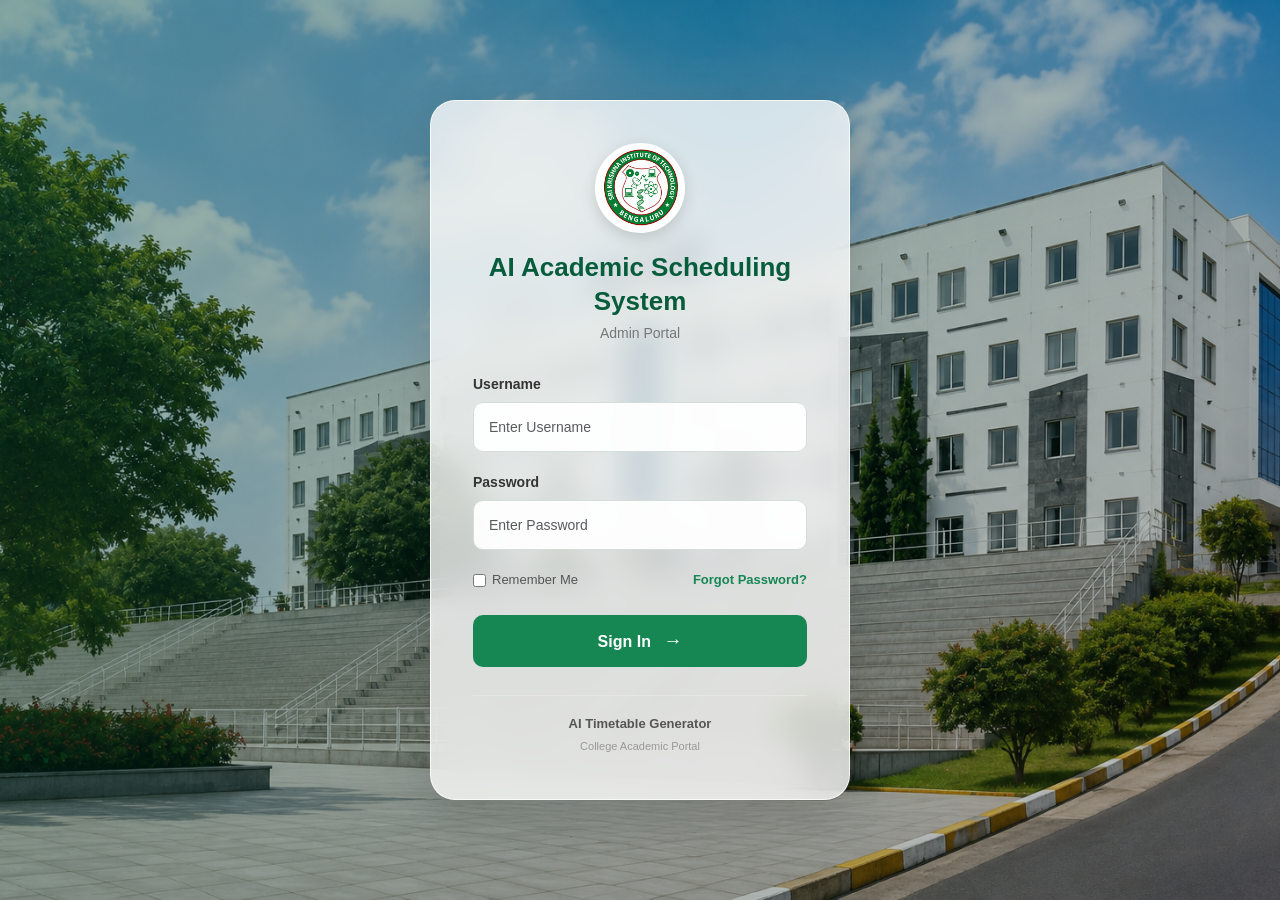
<file: index.html>
<!DOCTYPE html>
<html lang="en">
<head>
    <meta charset="UTF-8">
    <meta name="viewport" content="width=device-width, initial-scale=1.0">
    <title>AI Timetable Generator</title>

    <!-- Bootstrap CSS -->
    <link href="https://cdn.jsdelivr.net/npm/bootstrap@5.3.3/dist/css/bootstrap.min.css" rel="stylesheet">

    <!-- Custom CSS -->
    <link rel="stylesheet" href="css/style.css">
</head>

<body>

    <div class="login-page">

        <!-- Background Overlay -->
        <div class="background-overlay"></div>

        <!-- Login Card -->
        <div class="login-card">

            <!-- Logo -->
            <div class="login-logo">
                <img src="images/skit_logo_img.png" alt="College Logo">
            </div>

            <!-- Title -->
            <h2>AI Academic Scheduling System</h2>

            <p class="login-subtitle">
                Admin Portal
            </p>

            <!-- Login Form -->
            <form id="loginForm">

                <div class="input-group-custom">
                    <label>Username</label>

                    <input
                        type="text"
                        class="form-control"
                        placeholder="Enter Username"
                        required>
                </div>

                <div class="input-group-custom">
                    <label>Password</label>

                    <input
                        type="password"
                        class="form-control"
                        placeholder="Enter Password"
                        required>
                </div>

                <!-- Remember / Forgot -->
                <div class="login-options">

                    <label>
                        <input type="checkbox">
                        Remember Me
                    </label>

                    <a href="#">Forgot Password?</a>

                </div>

                <!-- Login Button -->
                <button type="submit" class="login-btn">
                    Sign In <span>→</span>
                </button>

            </form>

            <!-- Footer -->
            <div class="login-footer">
                <p>AI Timetable Generator</p>
                <small>College Academic Portal</small>
            </div>

        </div>

    </div>

    <script src="js/script.js"></script>

</body>
</html>
</file>
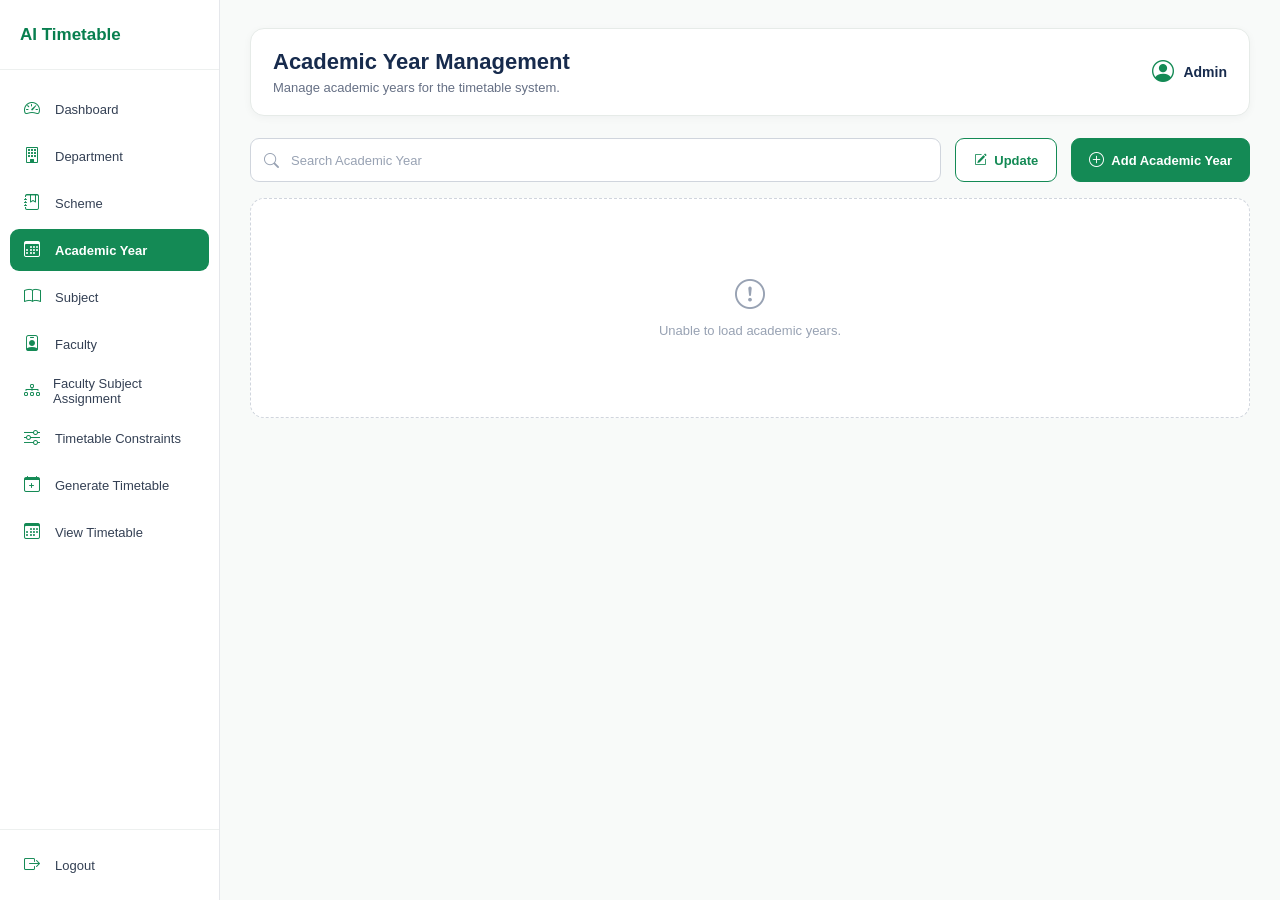
<file: academic-year.html>
<!DOCTYPE html>
<html lang="en">

<head>
    <meta charset="UTF-8">
    <meta name="viewport" content="width=device-width, initial-scale=1.0">

    <title>Academic Year Management</title>

    <!-- Bootstrap Icons -->
    <link
        rel="stylesheet"
        href="https://cdn.jsdelivr.net/npm/bootstrap-icons@1.11.3/font/bootstrap-icons.min.css"
    >

    <!-- Main CSS -->
    <link rel="stylesheet" href="css/academic-year.css">
</head>

<body>

<div class="app-layout">

    <!-- =========================================
         SIDEBAR
    ========================================== -->

    <aside class="sidebar">

        <div class="sidebar-logo">
            AI Timetable
        </div>


        <nav class="sidebar-nav">

            <a href="dashboard.html" class="sidebar-link">
                <i class="bi bi-speedometer2"></i>
                <span>Dashboard</span>
            </a>


            <a href="department.html" class="sidebar-link">
                <i class="bi bi-building"></i>
                <span>Department</span>
            </a>


            <a href="scheme.html" class="sidebar-link">
                <i class="bi bi-journal-bookmark"></i>
                <span>Scheme</span>
            </a>


            <!-- ACTIVE -->
            <a href="academic-year.html"
               class="sidebar-link active">

                <i class="bi bi-calendar3"></i>

                <span>Academic Year</span>

            </a>


            <a href="subject.html" class="sidebar-link">
                <i class="bi bi-book"></i>
                <span>Subject</span>
            </a>


            <a href="faculty.html" class="sidebar-link">
                <i class="bi bi-person-badge"></i>
                <span>Faculty</span>
            </a>


            <a href="faculty-subject-assignment.html"
               class="sidebar-link">

                <i class="bi bi-diagram-3"></i>

                <span>Faculty Subject Assignment</span>

            </a>


            <a href="timetable-constraints.html"
               class="sidebar-link">

                <i class="bi bi-sliders"></i>

                <span>Timetable Constraints</span>

            </a>


            <a href="generate-timetable.html"
               class="sidebar-link">

                <i class="bi bi-calendar-plus"></i>

                <span>Generate Timetable</span>

            </a>


            <a href="view-timetable.html"
               class="sidebar-link">

                <i class="bi bi-calendar3"></i>

                <span>View Timetable</span>

            </a>

        </nav>


        <!-- LOGOUT -->

        <div class="sidebar-bottom">

            <a href="#" class="sidebar-link">

                <i class="bi bi-box-arrow-right"></i>

                <span>Logout</span>

            </a>

        </div>

    </aside>


    <!-- =========================================
         MAIN CONTENT
    ========================================== -->

    <main class="main-content">


        <!-- PAGE HEADER -->

        <div class="page-header">

            <div>

                <h1>
                    Academic Year Management
                </h1>

                <p>
                    Manage academic years for the timetable system.
                </p>

            </div>


            <div class="admin-info">

                <i class="bi bi-person-circle"></i>

                <span>Admin</span>

            </div>

        </div>


        <!-- =====================================
             SEARCH + ADD
        ====================================== -->



            <!-- SEARCH + UPDATE + ADD -->

<div class="toolbar">

    <div class="search-box">

        <i class="bi bi-search"></i>

        <input
            type="text"
            id="searchAcademicYear"
            placeholder="Search Academic Year"
        >

    </div>


    <button
        type="button"
        id="updateAcademicYearBtn"
        class="update-btn">

        <i class="bi bi-pencil-square"></i>

        Update

    </button>


    <button
        type="button"
        id="addAcademicYearBtn"
        class="add-btn">

        <i class="bi bi-plus-circle"></i>

        Add Academic Year

    </button>

</div>


<!-- ACADEMIC YEAR CARDS -->

<div
    id="academicYearGrid"
    class="academic-year-grid">

</div>

        


        <!-- =====================================
             TABLE
        ====================================== -->

        <!-- =====================================
              ACADEMIC YEAR CARDS
          ====================================== -->

          <div
              id="academicYearGrid"
              class="academic-year-grid">

              <!-- Academic year cards will be loaded here -->

          </div>


    </main>

</div>


<!-- JavaScript -->

<script src="js/academic-year.js"></script>

</body>

</html>
</file>
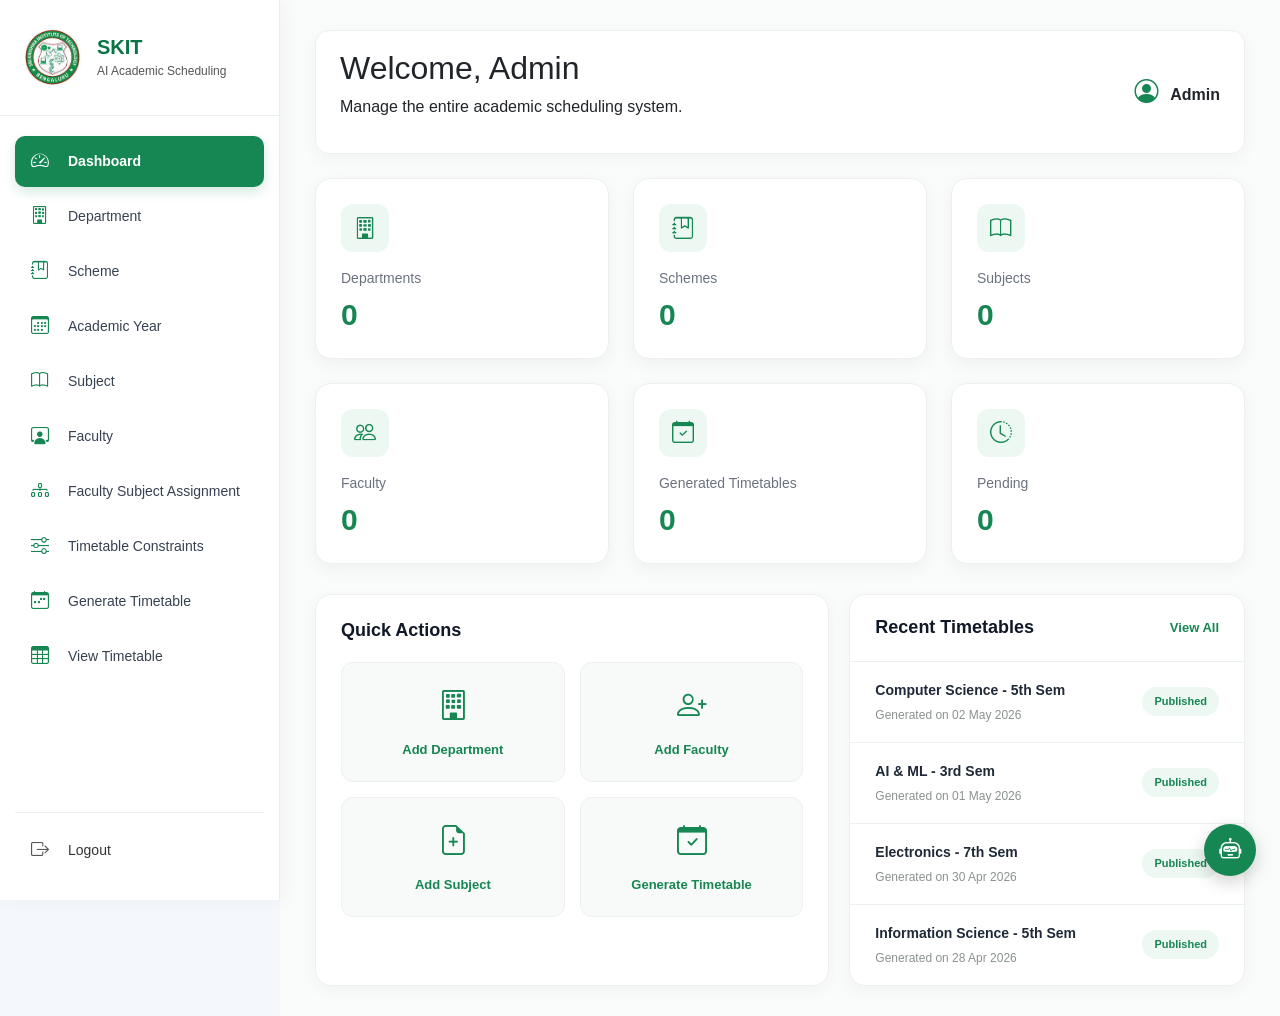
<file: dashboard.html>
<!DOCTYPE html>
<html lang="en">
<head>
    <meta charset="UTF-8">
    <meta name="viewport" content="width=device-width, initial-scale=1.0">
    <title>Dashboard | AI Timetable Generator</title>

    <!-- Bootstrap -->
    <link href="https://cdn.jsdelivr.net/npm/bootstrap@5.3.3/dist/css/bootstrap.min.css" rel="stylesheet">

    <!-- Bootstrap Icons -->
    <link rel="stylesheet"
          href="https://cdn.jsdelivr.net/npm/bootstrap-icons@1.11.3/font/bootstrap-icons.min.css">

    <!-- CSS -->
    <link rel="stylesheet" href="css/style.css">
</head>

<body>

<div class="d-flex">

    <!-- Sidebar -->

    <div class="sidebar">

        <div class="logo">

            <img src="images/logo.jpg" alt="SKIT Logo">

            <div>
                <h3>SKIT</h3>
                <small>AI Academic Scheduling</small>
            </div>

        </div>

        <ul class="nav flex-column">

            <li class="nav-item">
                <a href="#" class="nav-link active">
                    <i class="bi bi-speedometer2"></i>
                    Dashboard
                </a>
            </li>

            <li class="nav-item">
                <a href="department.html" class="nav-link">
                    <i class="bi bi-building"></i>
                    Department
                </a>
            </li>

            <li class="nav-item">
                <a href="scheme.html" class="nav-link">
                    <i class="bi bi-journal-bookmark"></i>
                    Scheme
                </a>
            </li>
            <li class="nav-item">
            <a href="academic-year.html" class="nav-link">
                <i class="bi bi-calendar3"></i>
                Academic Year
            </a>
        </li>

            <li class="nav-item">
                <a href="subject.html" class="nav-link">
                  <i class="bi bi-book"></i>
                  Subject
                </a>
            </li>

            <li class="nav-item">
                <a href="faculty.html" class="nav-link">
                    <i class="bi bi-person-workspace"></i>
                    Faculty
                </a>
            </li>
            <li class="nav-item">
                <a href="faculty-subject-assignment.html" class="nav-link">
                    <i class="bi bi-diagram-3"></i>
                    Faculty Subject Assignment
                </a>
            </li>
            <li class="nav-item">
                <a href="timetable-constraints.html" class="nav-link">
                    <i class="bi bi-sliders"></i>
                    Timetable Constraints
                </a>
            </li>

            <li class="nav-item">
                <a href="generate-timetable.html" class="nav-link">
                    <i class="bi bi-calendar-week"></i>
                    Generate Timetable
                </a>
            </li>

            <li class="nav-item">
                <a href="view-timetable.html" class="nav-link">
                    <i class="bi bi-table"></i>
                    View Timetable
                </a>
            </li>

            <li class="nav-item mt-auto">
                <a href="index.html" class="nav-link text-danger">
                    <i class="bi bi-box-arrow-right"></i>
                    Logout
                </a>
            </li>

        </ul>

    </div>

    <!-- Main Content -->

    <div class="main-content">

        <!-- Navbar -->

        <nav class="navbar navbar-light bg-white shadow-sm rounded mb-4 px-4">

            <div>
                <h2 class="welcome-title">Welcome, Admin</h2>
                <p class="welcome-subtitle">
                    Manage the entire academic scheduling system.
                </p>
            </div>

            <div>
                <i class="bi bi-person-circle fs-4"></i>
                <span class="ms-2 fw-bold">
                    Admin
                </span>
            </div>

        </nav>

        <!-- Cards -->

        <div class="row g-4">

            <div class="col-md-4">
                <div class="card dashboard-card">
                    <div class="card-body">

                        <div class="dashboard-icon">
                            <i class="bi bi-building"></i>
                        </div>

                        <h6>Departments</h6>
                        <h2 id="departmentCount">0</h2>

                    </div>
                </div>
            </div>

            <div class="col-md-4">
                <div class="card dashboard-card">
                    <div class="card-body">

                        <div class="dashboard-icon">
                            <i class="bi bi-journal-bookmark"></i>
                        </div>

                        <h6>Schemes</h6>
                        <h2 id="schemeCount">0</h2>

                    </div>
                </div>
            </div>
            <div class="col-md-4">
                <div class="card dashboard-card">
                    <div class="card-body">

                        <div class="dashboard-icon">
                            <i class="bi bi-book"></i>
                        </div>

                        <h6>Subjects</h6>
                        <h2 id="subjectCount">0</h2>

                    </div>
                </div>
            </div>

            <div class="col-md-4">
                <div class="card dashboard-card">
                    <div class="card-body">

                        <div class="dashboard-icon">
                            <i class="bi bi-people"></i>
                        </div>

                        <h6>Faculty</h6>
                        <h2 id="facultyCount">0</h2>

                    </div>
                </div>
            </div>

            <div class="col-md-4">
                <div class="card dashboard-card">
                    <div class="card-body">

                        <div class="dashboard-icon">
                            <i class="bi bi-calendar-check"></i>
                        </div>

                        <h6>Generated Timetables</h6>
                        <h2 id="timetableCount">0</h2>

                    </div>
                </div>
            </div>
            <div class="col-md-4">
                <div class="card dashboard-card">
                    <div class="card-body">

                        <div class="dashboard-icon">
                            <i class="bi bi-clock-history"></i>
                        </div>

                        <h6>Pending</h6>
                        <h2 id="pendingCount">0</h2>

                    </div>
                </div>
            </div>

        </div>

        <!-- Quick Actions -->

        <!-- Quick Actions -->

        <!-- Dashboard Lower Section -->

<div class="dashboard-lower-section">

    <!-- Quick Actions -->

    <div class="quick-actions-section">

        <h4>Quick Actions</h4>

        <div class="quick-actions-grid">

            <a href="department.html" class="quick-action-card">
                <i class="bi bi-building"></i>
                <span>Add Department</span>
            </a>

            <a href="faculty.html" class="quick-action-card">
                <i class="bi bi-person-plus"></i>
                <span>Add Faculty</span>
            </a>

            <a href="subject.html" class="quick-action-card">
                <i class="bi bi-file-earmark-plus"></i>
                <span>Add Subject</span>
            </a>

            <a href="generate-timetable.html" class="quick-action-card">
                <i class="bi bi-calendar-check"></i>
                <span>Generate Timetable</span>
            </a>

        </div>

    </div>
    

    <!-- Recent Timetables -->

    <div class="recent-timetables-section">

        <div class="section-header">

            <h4>Recent Timetables</h4>

            <a href="view-timetable.html">
                View All
            </a>

        </div>


        <div class="timetable-item">

            <div>
                <strong>Computer Science - 5th Sem</strong>

                <small>
                    Generated on 02 May 2026
                </small>
            </div>

            <span class="status-badge">
                Published
            </span>

        </div>


        <div class="timetable-item">

            <div>
                <strong>AI & ML - 3rd Sem</strong>

                <small>
                    Generated on 01 May 2026
                </small>
            </div>

            <span class="status-badge">
                Published
            </span>

        </div>


        <div class="timetable-item">

            <div>
                <strong>Electronics - 7th Sem</strong>

                <small>
                    Generated on 30 Apr 2026
                </small>
            </div>

            <span class="status-badge">
                Published
            </span>

        </div>


        <div class="timetable-item">

            <div>
                <strong>Information Science - 5th Sem</strong>

                <small>
                    Generated on 28 Apr 2026
                </small>
            </div>

            <span class="status-badge">
                Published
            </span>

        </div>

    </div>
    

</div>

    </div>

</div>
<!-- =========================
     AI CHAT
========================= -->

<!-- Floating AI Button -->
<button id="aiChatButton" class="ai-chat-button" title="AI Assistant">
    <i class="bi bi-robot"></i>
</button>


<!-- AI Chat Window -->
<div id="aiChatWindow" class="ai-chat-window">

    <!-- Chat Header -->
    <div class="ai-chat-header">

        <div>
            <strong>AI Assistant</strong>
            <small>How can I help you?</small>
        </div>

        <button id="closeAiChat" class="ai-close-button">
            <i class="bi bi-x-lg"></i>
        </button>

    </div>


    <!-- Chat Messages -->
    <div id="aiChatMessages" class="ai-chat-messages">

        <div class="ai-message">
            Hi Admin! 👋<br>
            How can I help you with the academic scheduling system?
        </div>

    </div>


    <!-- Chat Input -->
    <div class="ai-chat-input">

        <input
            type="text"
            id="aiChatInput"
            placeholder="Ask me anything..."
        >

        <button id="aiSendButton">
            <i class="bi bi-send"></i>
        </button>

    </div>

</div>

<script src="js/script.js"></script>

</body>
</html>
</file>
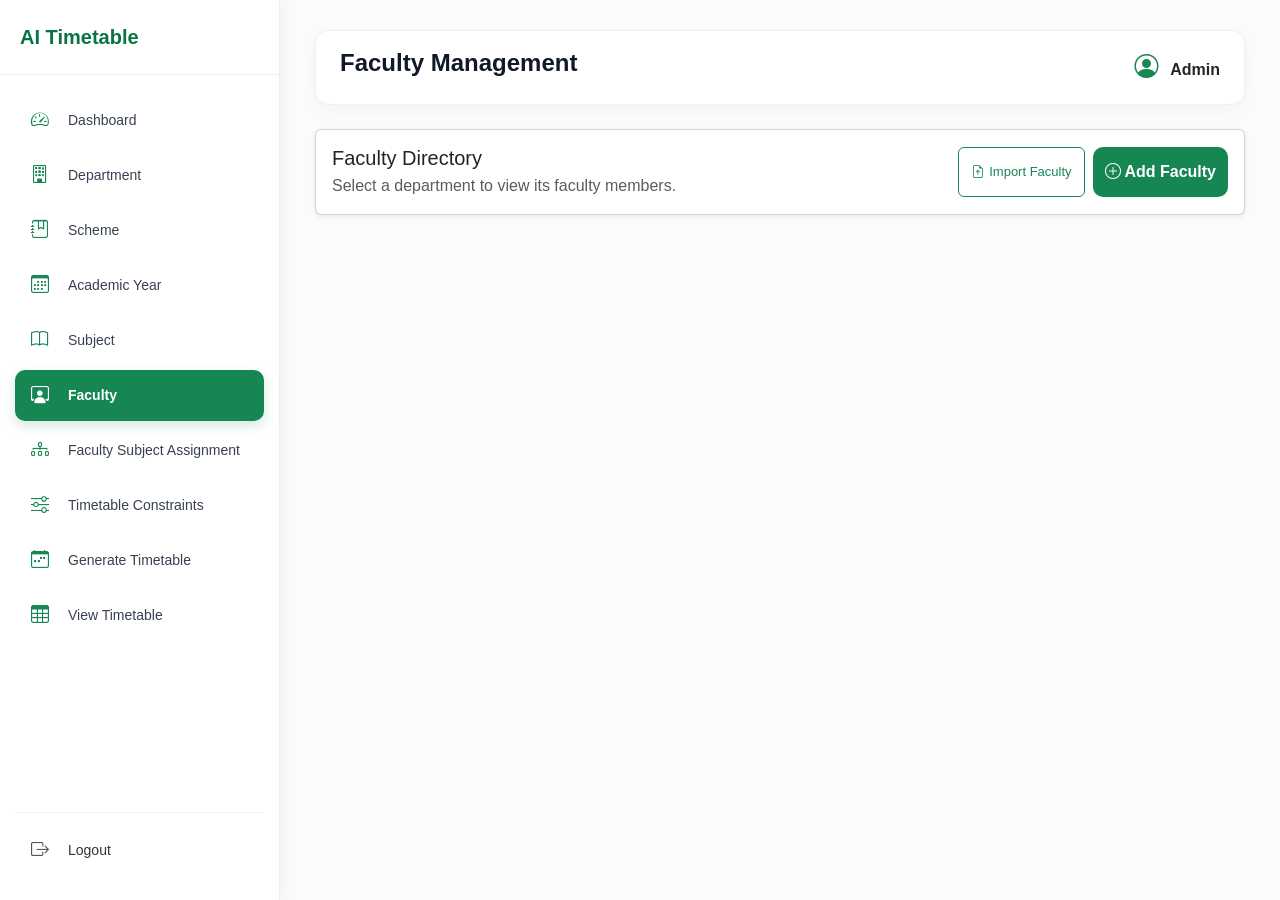
<file: faculty.html>
<!DOCTYPE html>
<html lang="en">

<head>

    <meta charset="UTF-8">
    <meta name="viewport" content="width=device-width, initial-scale=1.0">

    <title>Faculty Management</title>

    <!-- Bootstrap -->
    <link
        href="https://cdn.jsdelivr.net/npm/bootstrap@5.3.3/dist/css/bootstrap.min.css"
        rel="stylesheet">

    <!-- Bootstrap Icons -->
    <link
        rel="stylesheet"
        href="https://cdn.jsdelivr.net/npm/bootstrap-icons@1.11.3/font/bootstrap-icons.min.css">

    <!-- Common CSS -->
    <link rel="stylesheet" href="css/style.css">

    <!-- Faculty CSS -->
    <link rel="stylesheet" href="css/faculty.css">

</head>

<body>

<div class="d-flex">

    <!-- =========================================================
         SIDEBAR
    ========================================================== -->

    <div class="sidebar">

        <div class="logo">
            <h3>AI Timetable</h3>
        </div>

        <ul class="nav flex-column">

            <li class="nav-item">
                <a href="dashboard.html" class="nav-link">
                    <i class="bi bi-speedometer2"></i>
                    Dashboard
                </a>
            </li>

            <li class="nav-item">
                <a href="department.html" class="nav-link">
                    <i class="bi bi-building"></i>
                    Department
                </a>
            </li>

            <li class="nav-item">
                <a href="scheme.html" class="nav-link">
                    <i class="bi bi-journal-bookmark"></i>
                    Scheme
                </a>
            </li>

            <li class="nav-item">
                <a href="academic-year.html" class="nav-link">
                    <i class="bi bi-calendar3"></i>
                    Academic Year
                </a>
            </li>

            <li class="nav-item">
                <a href="subject.html" class="nav-link">
                    <i class="bi bi-book"></i>
                    Subject
                </a>
            </li>

            <li class="nav-item">
                <a href="faculty.html" class="nav-link active">
                    <i class="bi bi-person-workspace"></i>
                    Faculty
                </a>
            </li>

            <li class="nav-item">
                <a href="faculty-subject-assignment.html" class="nav-link">
                    <i class="bi bi-diagram-3"></i>
                    Faculty Subject Assignment
                </a>
            </li>

            <li class="nav-item">
                <a href="timetable-constraints.html" class="nav-link">
                    <i class="bi bi-sliders"></i>
                    Timetable Constraints
                </a>
            </li>

            <li class="nav-item">
                <a href="generate-timetable.html" class="nav-link">
                    <i class="bi bi-calendar-week"></i>
                    Generate Timetable
                </a>
            </li>

            <li class="nav-item">
                <a href="view-timetable.html" class="nav-link">
                    <i class="bi bi-table"></i>
                    View Timetable
                </a>
            </li>

            <li class="nav-item">
                <a href="index.html" class="nav-link text-danger">
                    <i class="bi bi-box-arrow-right"></i>
                    Logout
                </a>
            </li>

        </ul>

    </div>


    <!-- =========================================================
         MAIN CONTENT
    ========================================================== -->

    <div class="main-content">

        <!-- TOP NAVBAR -->

        <nav class="navbar bg-white shadow-sm rounded px-4 mb-4">

            <h4>Faculty Management</h4>

            <div>

                <i class="bi bi-person-circle fs-4"></i>

                <b class="ms-2">Admin</b>

            </div>

        </nav>


        <!-- =====================================================
             FACULTY DIRECTORY
        ====================================================== -->

        <div class="card shadow-sm">

            <div class="card-body">

                <!-- HEADER -->

                <div class="d-flex justify-content-between align-items-center mb-4">

                    <div>

                        <h5 class="mb-1">
                            Faculty Directory
                        </h5>

                        <p class="text-muted mb-0">
                            Select a department to view its faculty members.
                        </p>

                    </div>


                    <!-- BUTTONS -->

                    <div class="d-flex gap-2">

                        <!-- Import Faculty -->

                        <button
                            type="button"
                            class="faculty-import-btn"
                            onclick="openFacultyImport()">

                            <i class="bi bi-file-earmark-arrow-up"></i>
                            Import Faculty

                        </button>

                        <!-- Add Faculty -->

                        <button
                            type="button"
                            class="btn btn-primary"
                            onclick="resetFacultyForm()"
                            data-bs-toggle="modal"
                            data-bs-target="#facultyModal">

                            <i class="bi bi-plus-circle"></i>
                            Add Faculty

                        </button>

                    </div>

                </div>


                <!-- =================================================
                     DEPARTMENT CARDS
                ================================================== -->

                <div
                    class="row g-4"
                    id="facultyDepartmentCards">

                    <!--
                        JavaScript will generate:

                        ME
                        CIV
                        VLSI
                        EC
                        AIML
                        ISE
                        CSE
                        SH

                        Each card will show:
                        Department Name
                        Department Description
                        Faculty Count
                        View Faculty button
                    -->

                </div>


                <!-- =================================================
                     SELECTED DEPARTMENT FACULTY
                ================================================== -->

                <div
                    id="facultyDepartmentView"
                    class="mt-4"
                    style="display: none;">

                    <!-- Back button -->

                    <button
                        type="button"
                        class="btn btn-primary mb-3"
                        onclick="showFacultyDepartments()">

                        <i class="bi bi-arrow-left"></i>
                        Back to Departments

                    </button>


                    <!-- Department heading -->

                    <div class="mb-3">

                        <h5 id="selectedDepartmentTitle">
                            Department Faculty
                        </h5>

                        <p
                            id="selectedDepartmentDescription"
                            class="text-muted mb-0">
                        </p>

                    </div>


                    <!-- Faculty table card -->

                    <div class="card border">

                        <div class="card-body">

                            <!-- TABLE HEADER -->

                            <div
                                class="d-flex justify-content-between align-items-center mb-3">

                                <div>

                                    <strong>
                                        Faculty Members
                                    </strong>

                                    <span
                                        id="selectedFacultyCount"
                                        class="badge bg-success ms-2">
                                        0
                                    </span>

                                </div>


                                <!-- Search -->

                                <div style="width: 220px;">

                                    <input
                                        type="text"
                                        id="facultySearch"
                                        class="form-control"
                                        placeholder="Search Faculty..."
                                        oninput="searchFaculty()">

                                </div>

                            </div>


                            <!-- TABLE -->

                            <div class="table-responsive">

                                <table
                                    class="table table-bordered table-hover align-middle mb-0">

                                    <thead class="table-success">

                                        <tr>

                                            <th>ID</th>

                                            <th>
                                                Faculty Name
                                            </th>

                                            <th>
                                                Designation
                                            </th>

                                            <th>
                                                Workload
                                            </th>

                                            <th>
                                                Status
                                            </th>

                                            <th>
                                                Action
                                            </th>

                                        </tr>

                                    </thead>


                                    <tbody
                                        id="facultyTableBody">

                                        <!--
                                            JavaScript will generate rows here.

                                            Example:

                                            Edit | Delete | View Details

                                            All buttons MUST remain
                                            in one horizontal row.
                                        -->

                                    </tbody>

                                </table>

                            </div>

                        </div>

                    </div>

                </div>

            </div>

        </div>

    </div>

</div>


<!-- =============================================================
     ADD / EDIT FACULTY MODAL
============================================================= -->

<div
    class="modal fade"
    id="facultyModal"
    tabindex="-1"
    aria-hidden="true">

    <div class="modal-dialog modal-lg">

        <div class="modal-content">


            <!-- HEADER -->

            <div class="modal-header">

                <h5
                    class="modal-title"
                    id="facultyModalTitle">

                    Add Faculty

                </h5>

                <button
                    type="button"
                    class="btn-close"
                    data-bs-dismiss="modal">
                </button>

            </div>


            <!-- BODY -->

            <div class="modal-body">

                <div class="row">


                    <!-- Faculty Name -->

                    <div class="col-md-6 mb-3">

                        <label class="form-label">
                            Faculty Name
                        </label>

                        <input
                            type="text"
                            id="facultyName"
                            class="form-control"
                            placeholder="Enter Faculty Name">

                    </div>


                    <!-- Department -->

                    <div class="col-md-6 mb-3">

                        <label class="form-label">
                            Department
                        </label>

                        <select
                            class="form-select"
                            id="facultyDepartment">

                            <option value="">
                                Select Department
                            </option>

                        </select>

                    </div>


                    <!-- Designation -->

                    <div class="col-md-6 mb-3">

                        <label class="form-label">
                            Designation
                        </label>

                        <select
                            class="form-select"
                            id="facultyDesignation"
                            onchange="updateFacultyWorkload()">

                            <option value="">
                                Select Designation
                            </option>

                            <option value="Assistant Professor">
                                Assistant Professor
                            </option>

                            <option value="Associate Professor">
                                Associate Professor
                            </option>

                            <option value="Professor">
                                Professor
                            </option>

                            <option value="HOD">
                                HOD
                            </option>

                            <option value="Principal">
                                Principal
                            </option>

                        </select>

                    </div>


                    <!-- Maximum Weekly Workload -->

                    <div class="col-md-6 mb-3">

                        <label class="form-label">
                            Maximum Weekly Workload
                        </label>

                        <div class="input-group">

                            <input
                                type="number"
                                id="facultyWorkload"
                                class="form-control"
                                readonly>

                            <span class="input-group-text">
                                Hours
                            </span>

                        </div>

                        <small class="text-muted">
                            Automatically calculated from designation.
                        </small>

                    </div>


                    <!-- Status -->

                    <div class="col-md-6 mb-3">

                        <label class="form-label">
                            Status
                        </label>

                        <select
                            class="form-select"
                            id="facultyStatus">

                            <option value="Active">
                                Active
                            </option>

                            <option value="Inactive">
                                Inactive
                            </option>

                        </select>

                    </div>

                </div>

            </div>


            <!-- FOOTER -->

            <div class="modal-footer">

                <button
                    type="button"
                    class="btn btn-secondary"
                    data-bs-dismiss="modal">

                    Cancel

                </button>


                <button
                    type="button"
                    class="btn btn-primary"
                    onclick="saveFaculty()">

                    <i class="bi bi-check-circle"></i>
                    Save Faculty

                </button>

            </div>

        </div>

    </div>

</div>


<!-- =============================================================
     IMPORT FACULTY FILE INPUT
============================================================= -->

<input
    type="file"
    id="facultyImportFile"
    style="display: none;"
    accept=".pdf,.png,.jpg,.jpeg,.webp,.doc,.docx,.xls,.xlsx"
    onchange="handleFacultyImport(event)">


<!-- =============================================================
     BOOTSTRAP JS
============================================================= -->

<script
    src="https://cdn.jsdelivr.net/npm/bootstrap@5.3.3/dist/js/bootstrap.bundle.min.js">
</script>


<!-- FACULTY JS -->

<script src="js/faculty.js"></script>


</body>

</html>
</file>
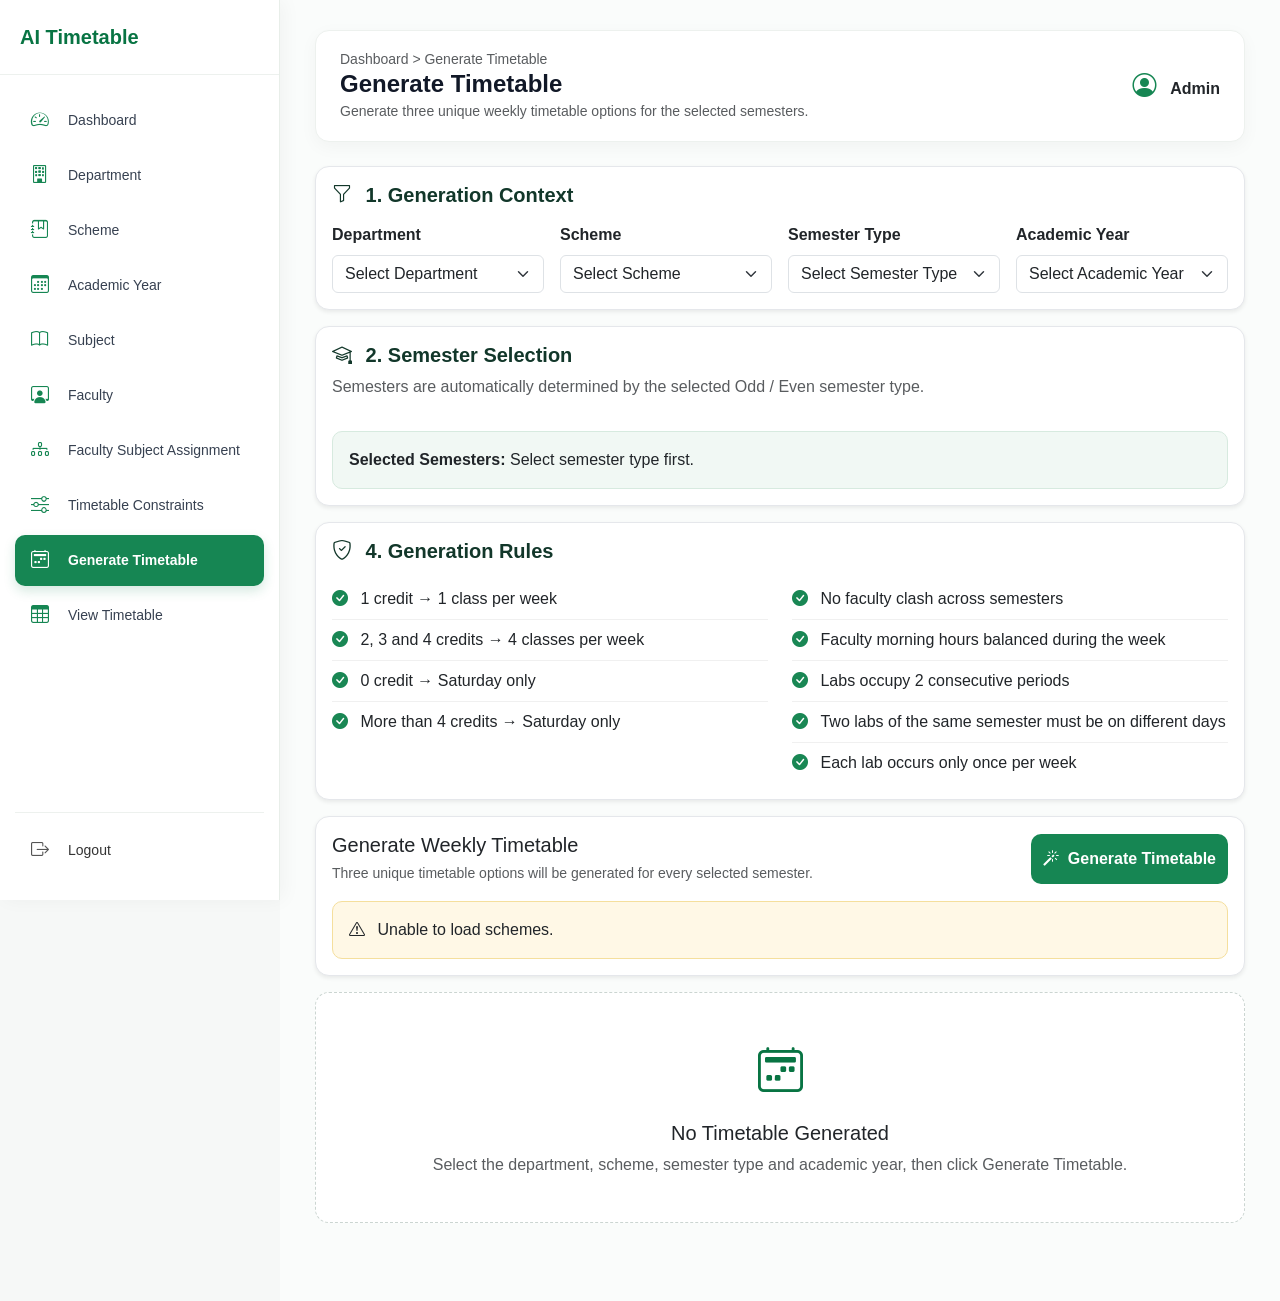
<file: generate-timetable.html>
<!DOCTYPE html>
<html lang="en">

<head>

    <meta charset="UTF-8">

    <meta
        name="viewport"
        content="width=device-width, initial-scale=1.0">

    <title>Generate Timetable</title>

    <!-- Bootstrap -->
    <link
        href="https://cdn.jsdelivr.net/npm/bootstrap@5.3.3/dist/css/bootstrap.min.css"
        rel="stylesheet">

    <!-- Bootstrap Icons -->
    <link
        href="https://cdn.jsdelivr.net/npm/bootstrap-icons@1.11.3/font/bootstrap-icons.min.css"
        rel="stylesheet">

    <!-- Project CSS -->
    <link
        rel="stylesheet"
        href="css/style.css">

    <style>

        body {
            background: #f6f8f7;
        }

        .main-content {
            min-height: 100vh;
        }

        .page-card {
            border: 1px solid #e5e7eb;
            border-radius: 14px;
            background: #ffffff;
        }

        .section-title {
            color: #12372a;
            font-weight: 700;
        }

        .selection-card {
            border: 1px solid #e5e7eb;
            border-radius: 12px;
            background: #ffffff;
        }

        .semester-btn {
            min-width: 120px;
        }

        .semester-btn.active {
            background: #087443;
            border-color: #087443;
            color: #ffffff;
        }

        .cycle-btn {
            min-width: 120px;
        }

        .cycle-btn.active {
            background: #087443;
            border-color: #087443;
            color: #ffffff;
        }

        .generate-btn {
            min-width: 180px;
        }

        .option-card {
            border: 1px solid #e5e7eb;
            border-radius: 14px;
            background: #ffffff;
            transition: 0.2s;
        }

        .option-card:hover {
            box-shadow: 0 5px 18px rgba(0, 0, 0, 0.08);
        }

        .option-header {
            background: #f7faf8;
            border-bottom: 1px solid #e5e7eb;
            border-radius: 14px 14px 0 0;
        }

        .empty-state {
            border: 1px dashed #cbd5d1;
            border-radius: 14px;
            padding: 45px 20px;
            text-align: center;
            background: #ffffff;
        }

        .empty-state i {
            font-size: 45px;
            color: #087443;
        }

        .status-badge {
            font-size: 12px;
        }

        .rule-item {
            padding: 8px 0;
            border-bottom: 1px solid #f0f0f0;
        }

        .rule-item:last-child {
            border-bottom: none;
        }

        .semester-selection-container {
            display: flex;
            flex-wrap: wrap;
            gap: 10px;
        }

        .cycle-section {
            display: none;
        }

        .cycle-section.show {
            display: block;
        }

        .selected-info {
            background: #f1f8f4;
            border: 1px solid #d7eadf;
            border-radius: 10px;
        }

        .warning-box {
            background: #fff8e6;
            border: 1px solid #f5df9d;
            border-radius: 10px;
        }

        .loading-box {
            display: none;
        }

    </style>

</head>


<body>


<div class="d-flex">


    <!-- =====================================================
         SIDEBAR
    ====================================================== -->

    <div class="sidebar">

        <div class="logo">

            <h3>
                AI Timetable
            </h3>

        </div>


        <ul class="nav flex-column">


            <li class="nav-item">

                <a
                    href="dashboard.html"
                    class="nav-link">

                    <i class="bi bi-speedometer2"></i>

                    Dashboard

                </a>

            </li>


            <li class="nav-item">

                <a
                    href="department.html"
                    class="nav-link">

                    <i class="bi bi-building"></i>

                    Department

                </a>

            </li>


            <li class="nav-item">

                <a
                    href="scheme.html"
                    class="nav-link">

                    <i class="bi bi-journal-bookmark"></i>

                    Scheme

                </a>

            </li>


            <li class="nav-item">

                <a
                    href="academic-year.html"
                    class="nav-link">

                    <i class="bi bi-calendar3"></i>

                    Academic Year

                </a>

            </li>


            <li class="nav-item">

                <a
                    href="subject.html"
                    class="nav-link">

                    <i class="bi bi-book"></i>

                    Subject

                </a>

            </li>


            <li class="nav-item">

                <a
                    href="faculty.html"
                    class="nav-link">

                    <i class="bi bi-person-workspace"></i>

                    Faculty

                </a>

            </li>


            <li class="nav-item">

                <a
                    href="faculty-subject-assignment.html"
                    class="nav-link">

                    <i class="bi bi-diagram-3"></i>

                    Faculty Subject Assignment

                </a>

            </li>


            <li class="nav-item">

                <a
                    href="timetable-constraints.html"
                    class="nav-link">

                    <i class="bi bi-sliders"></i>

                    Timetable Constraints

                </a>

            </li>


            <li class="nav-item">

                <a
                    href="generate-timetable.html"
                    class="nav-link active">

                    <i class="bi bi-calendar2-week"></i>

                    Generate Timetable

                </a>

            </li>


            <li class="nav-item">

                <a
                    href="view-timetable.html"
                    class="nav-link">

                    <i class="bi bi-table"></i>

                    View Timetable

                </a>

            </li>


            <li class="nav-item">

                <a
                    href="index.html"
                    class="nav-link text-danger">

                    <i class="bi bi-box-arrow-right"></i>

                    Logout

                </a>

            </li>

        </ul>

    </div>



    <!-- =====================================================
         MAIN CONTENT
    ====================================================== -->

    <div class="main-content w-100">


        <!-- =================================================
             HEADER
        ================================================== -->

        <nav
            class="navbar bg-white shadow-sm rounded px-4 mb-4">

            <div>

                <div class="text-muted small">

                    Dashboard &gt;
                    Generate Timetable

                </div>

                <h4 class="mb-0">

                    Generate Timetable

                </h4>

                <small class="text-muted">

                    Generate three unique weekly timetable
                    options for the selected semesters.

                </small>

            </div>


            <div>

                <i
                    class="bi bi-person-circle fs-4">
                </i>

                <b class="ms-2">
                    Admin
                </b>

            </div>

        </nav>



        <!-- =================================================
             1. GENERATION CONTEXT
        ================================================== -->

        <div class="card page-card shadow-sm mb-3">

            <div class="card-body">


                <h5 class="section-title mb-3">

                    <i class="bi bi-funnel me-2"></i>

                    1. Generation Context

                </h5>


                <div class="row g-3">


                    <!-- Department -->

                    <div class="col-md-3">

                        <label
                            for="department"
                            class="form-label fw-semibold">

                            Department

                        </label>


                        <select
                            id="department"
                            class="form-select">

                            <option value="">

                                Select Department

                            </option>

                        </select>

                    </div>



                    <!-- Scheme -->

                    <div class="col-md-3">

                        <label
                            for="scheme"
                            class="form-label fw-semibold">

                            Scheme

                        </label>


                        <select
                            id="scheme"
                            class="form-select">

                            <option value="">

                                Select Scheme

                            </option>

                        </select>

                    </div>



                    <!-- Semester Type -->

                    <div class="col-md-3">

                        <label
                            for="semesterType"
                            class="form-label fw-semibold">

                            Semester Type

                        </label>


                        <select
                            id="semesterType"
                            class="form-select">

                            <option value="">

                                Select Semester Type

                            </option>


                            <option value="odd">

                                Odd
                                (1, 3, 5, 7)

                            </option>


                            <option value="even">

                                Even
                                (2, 4, 6, 8)

                            </option>

                        </select>

                    </div>



                    <!-- Academic Year -->

                    <div class="col-md-3">

                        <label
                            for="academicYear"
                            class="form-label fw-semibold">

                            Academic Year

                        </label>


                        <select
                            id="academicYear"
                            class="form-select">

                            <option value="">

                                Select Academic Year

                            </option>

                        </select>

                    </div>


                </div>

            </div>

        </div>



        <!-- =================================================
             2. SEMESTER SELECTION
        ================================================== -->

        <div class="card page-card shadow-sm mb-3">

            <div class="card-body">


                <h5 class="section-title mb-2">

                    <i class="bi bi-mortarboard me-2"></i>

                    2. Semester Selection

                </h5>


                <p class="text-muted mb-3">

                    Semesters are automatically determined by
                    the selected Odd / Even semester type.

                </p>


                <div
                    id="semesterSelection"
                    class="semester-selection-container">


                    <!-- Buttons will be created by JS -->

                </div>


                <div
                    id="selectedSemesterInfo"
                    class="selected-info p-3 mt-3">

                    <strong>
                        Selected Semesters:
                    </strong>

                    <span id="selectedSemesterText">

                        Select semester type first.

                    </span>

                </div>

            </div>

        </div>



        <!-- =================================================
             3. P / C CYCLE
        ================================================== -->

        <div
            id="cycleSection"
            class="card page-card shadow-sm mb-3 cycle-section">

            <div class="card-body">


                <h5 class="section-title mb-2">

                    <i class="bi bi-arrow-repeat me-2"></i>

                    3. P-Cycle / C-Cycle

                </h5>


                <p class="text-muted">

                    Select the cycle for the common
                    1st / 2nd semester timetable.

                </p>


                <div
                    class="d-flex flex-wrap gap-2">


                    <button
                        type="button"
                        id="pCycleBtn"
                        class="btn btn-outline-success cycle-btn">

                        P-Cycle

                    </button>


                    <button
                        type="button"
                        id="cCycleBtn"
                        class="btn btn-outline-success cycle-btn">

                        C-Cycle

                    </button>


                </div>


                <div
                    id="cycleInfo"
                    class="alert alert-light border mt-3 mb-0">

                    Select P-Cycle or C-Cycle when
                    1st / 2nd semester is being generated.

                </div>

            </div>

        </div>



        <!-- =================================================
             4. GENERATION RULES
        ================================================== -->

        <div class="card page-card shadow-sm mb-3">

            <div class="card-body">


                <h5 class="section-title mb-3">

                    <i class="bi bi-shield-check me-2"></i>

                    4. Generation Rules

                </h5>


                <div class="row">


                    <div class="col-md-6">


                        <div class="rule-item">

                            <i
                                class="bi bi-check-circle-fill text-success me-2">
                            </i>

                            1 credit → 1 class per week

                        </div>


                        <div class="rule-item">

                            <i
                                class="bi bi-check-circle-fill text-success me-2">
                            </i>

                            2, 3 and 4 credits →
                            4 classes per week

                        </div>


                        <div class="rule-item">

                            <i
                                class="bi bi-check-circle-fill text-success me-2">
                            </i>

                            0 credit → Saturday only

                        </div>


                        <div class="rule-item">

                            <i
                                class="bi bi-check-circle-fill text-success me-2">
                            </i>

                            More than 4 credits →
                            Saturday only

                        </div>


                    </div>



                    <div class="col-md-6">


                        <div class="rule-item">

                            <i
                                class="bi bi-check-circle-fill text-success me-2">
                            </i>

                            No faculty clash across semesters

                        </div>


                        <div class="rule-item">

                            <i
                                class="bi bi-check-circle-fill text-success me-2">
                            </i>

                            Faculty morning hours balanced
                            during the week

                        </div>


                        <div class="rule-item">

                            <i
                                class="bi bi-check-circle-fill text-success me-2">
                            </i>

                            Labs occupy 2 consecutive periods

                        </div>


                        <div class="rule-item">

                            <i
                                class="bi bi-check-circle-fill text-success me-2">
                            </i>

                            Two labs of the same semester
                            must be on different days

                        </div>


                        <div class="rule-item">

                            <i
                                class="bi bi-check-circle-fill text-success me-2">
                            </i>

                            Each lab occurs only once per week

                        </div>


                    </div>

                </div>

            </div>

        </div>



        <!-- =================================================
             5. GENERATE
        ================================================== -->

        <div class="card page-card shadow-sm mb-3">

            <div class="card-body">


                <div
                    class="d-flex justify-content-between
                           align-items-center">


                    <div>

                        <h5 class="mb-1">

                            Generate Weekly Timetable

                        </h5>


                        <small class="text-muted">

                            Three unique timetable options
                            will be generated for every
                            selected semester.

                        </small>

                    </div>


                    <button
                        type="button"
                        id="generateBtn"
                        class="btn btn-success
                               generate-btn">

                        <i
                            class="bi bi-magic me-1">
                        </i>

                        Generate Timetable

                    </button>

                </div>


                <!-- Loading -->

                <div
                    id="loadingBox"
                    class="loading-box
                           text-center py-4">


                    <div
                        class="spinner-border text-success"
                        role="status">

                    </div>


                    <div class="mt-2 fw-semibold">

                        Generating timetables...

                    </div>


                    <small class="text-muted">

                        Checking faculty clashes,
                        semester clashes, labs,
                        credits and weekly rules.

                    </small>

                </div>


                <!-- Warning -->

                <div
                    id="generationWarning"
                    class="warning-box p-3 mt-3 d-none">

                    <i
                        class="bi bi-exclamation-triangle
                               me-2">
                    </i>

                    <span id="generationWarningText">

                    </span>

                </div>

            </div>

        </div>



        <!-- =================================================
             6. GENERATED TIMETABLES
        ================================================== -->

        <div
            id="generatedResults"
            class="mb-5">


            <div
                id="emptyState"
                class="empty-state">


                <i class="bi bi-calendar2-week"></i>


                <h5 class="mt-3">

                    No Timetable Generated

                </h5>


                <p class="text-muted mb-0">

                    Select the department, scheme,
                    semester type and academic year,
                    then click Generate Timetable.

                </p>

            </div>


        </div>


    </div>

</div>



<!-- =========================================================
     JAVASCRIPT
========================================================== -->

<script src="js/generate-timetable.js"></script>


</body>

</html>
</file>
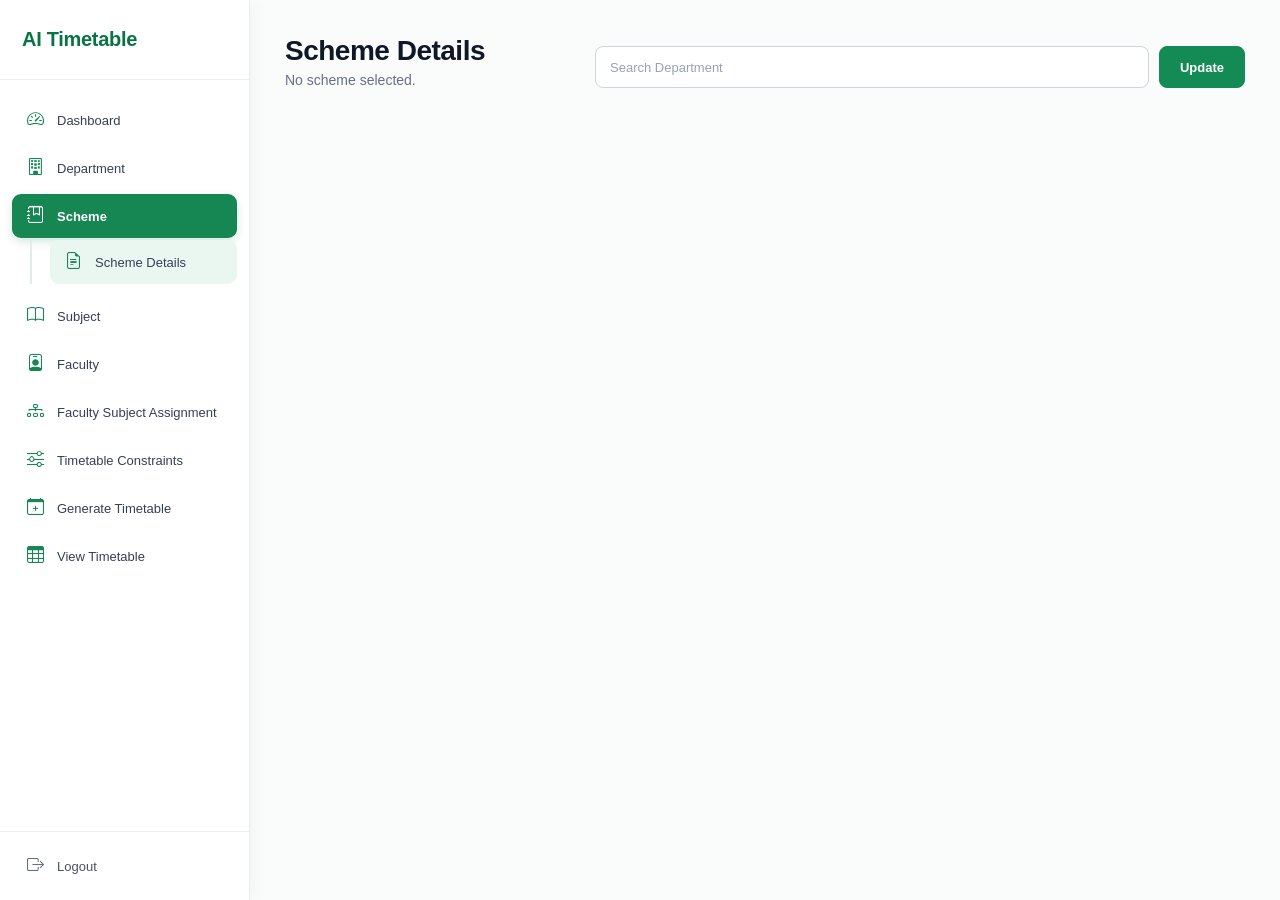
<file: scheme-details.html>
<!DOCTYPE html>
<html lang="en">

<head>

    <meta charset="UTF-8">

    <meta name="viewport"
          content="width=device-width, initial-scale=1.0">

    <title>Scheme Details</title>

    <link
        rel="stylesheet"
        href="css/style.css">

    <link
        rel="stylesheet"
        href="css/scheme-details.css">
    <link
    rel="stylesheet"
    href="https://cdn.jsdelivr.net/npm/bootstrap-icons@1.11.3/font/bootstrap-icons.min.css">

</head>

<body>

    <div class="app-container">

        <!-- SIDEBAR -->

        <aside class="sidebar">

            <div class="sidebar-logo">
                <h2>AI Timetable</h2>
            </div>

            <nav class="sidebar-menu">

                <a href="dashboard.html">
                    <i class="bi bi-speedometer2"></i>
                    Dashboard
                </a>

                <a href="department.html">
                    <i class="bi bi-building"></i>
                    Department
                </a>

                <a href="scheme.html" class="active">
                    <i class="bi bi-journal-bookmark"></i>
                    Scheme
                </a>

                <div class="sidebar-submenu">
                    <a href="scheme-details.html" class="active-submenu">
                        <i class="bi bi-file-earmark-text"></i>
                        Scheme Details
                    </a>
                </div>

                <a href="subject.html">
                    <i class="bi bi-book"></i>
                    Subject
                </a>

                <a href="faculty.html">
                    <i class="bi bi-person-badge"></i>
                    Faculty
                </a>

                <a href="faculty-subject-assignment.html">
                    <i class="bi bi-diagram-3"></i>
                    Faculty Subject Assignment
                </a>

                <a href="timetable-constraints.html">
                    <i class="bi bi-sliders"></i>
                    Timetable Constraints
                </a>

                <a href="generate-timetable.html">
                    <i class="bi bi-calendar-plus"></i>
                    Generate Timetable
                </a>

                <a href="view-timetable.html">
                    <i class="bi bi-table"></i>
                    View Timetable
                </a>

            </nav>

            <div class="sidebar-bottom">

                <a href="#">
                    <i class="bi bi-box-arrow-right"></i>
                    Logout
                </a>

            </div>

        </aside>


        <!-- MAIN CONTENT -->

        <main class="main-content">

            <!-- HEADER -->

            <div class="page-header">

                <div>

                    <h1>
                        Scheme Details
                    </h1>

                    <p id="schemeTitle">
                        Loading scheme...
                    </p>

                </div>

                <div class="scheme-details-actions">

                    <input
                        type="text"
                        id="searchDepartment"
                        placeholder="Search Department">

                    <button
                        id="updateSchemeDetails"
                        class="scheme-details-action-btn">

                        Update

                    </button>

                </div>

            </div>


            <!-- CONTENT -->

            <div class="scheme-details-container">

                <div
                    id="schemeDetails"
                    class="scheme-details-grid">

                    <!-- Departments will load here -->

                </div>

            </div>

        </main>

    </div>


    <script src="js/scheme-details.js"></script>

</body>

</html>
</file>
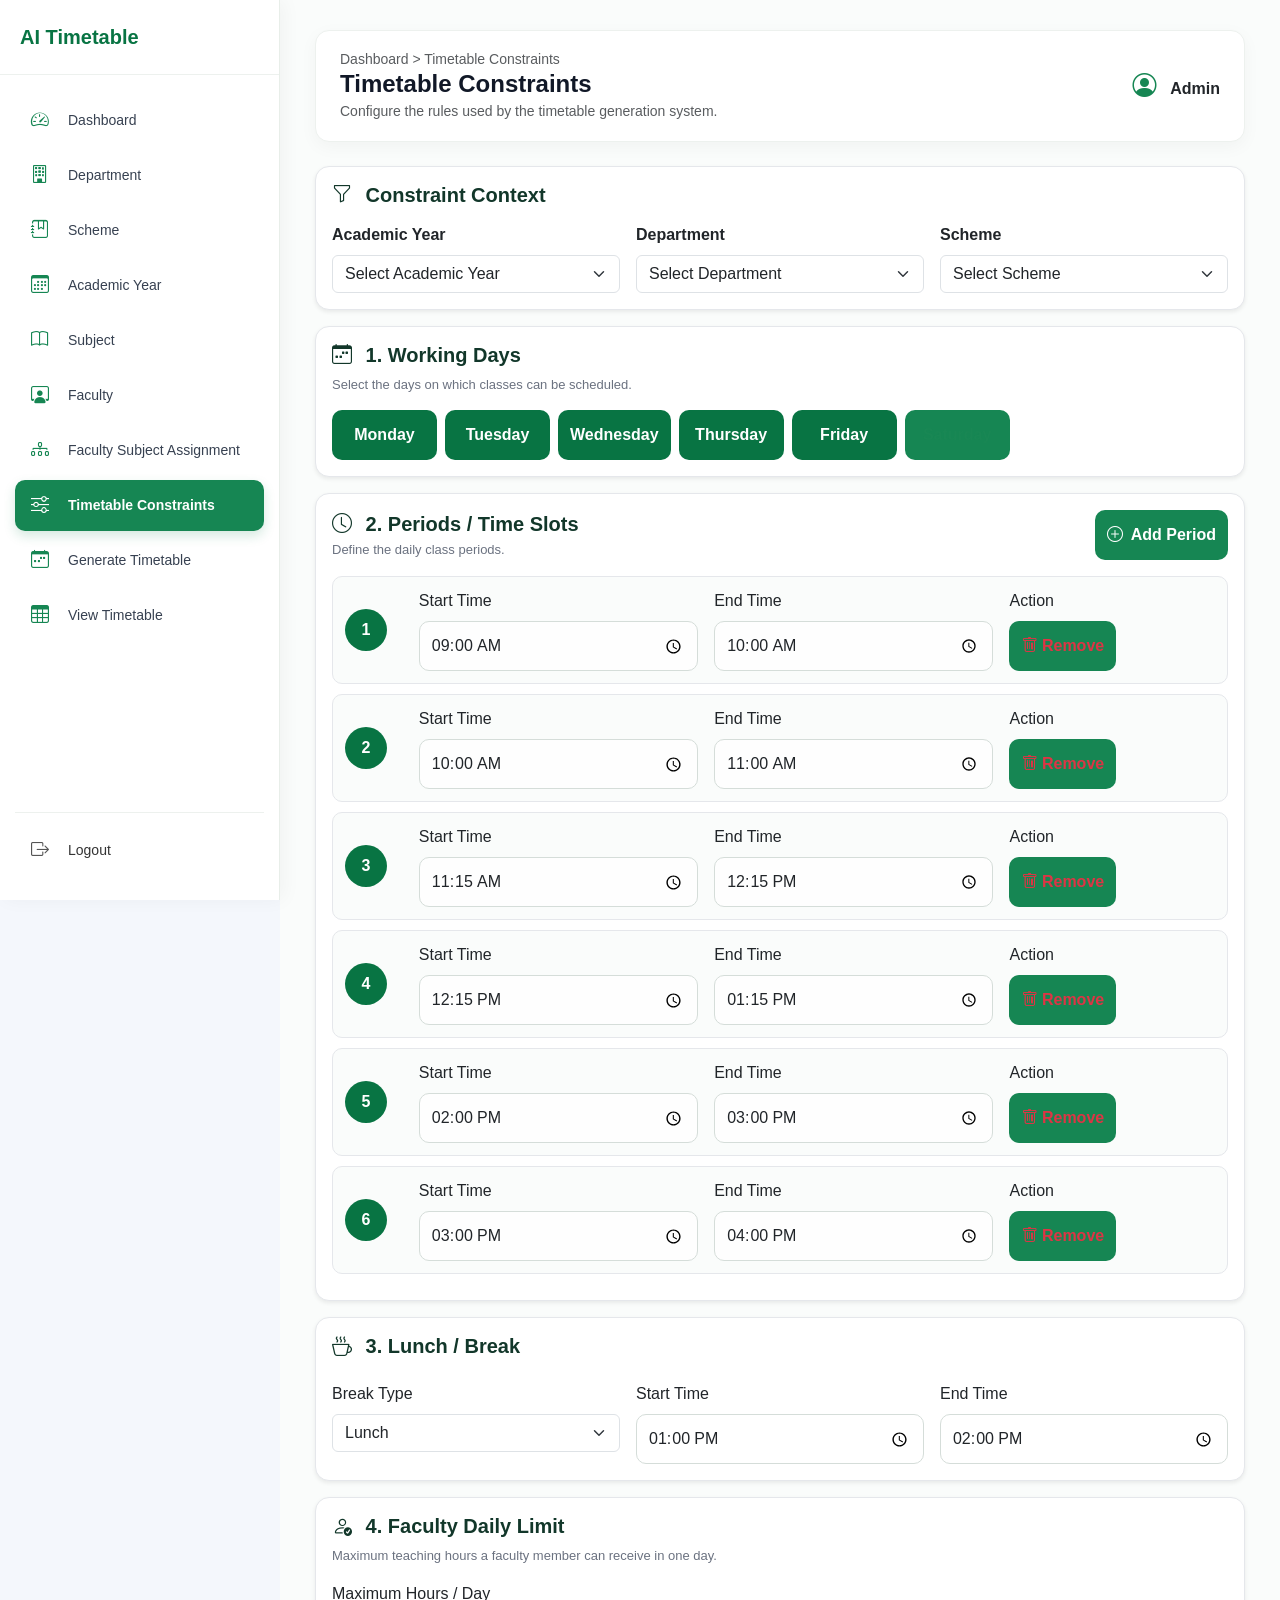
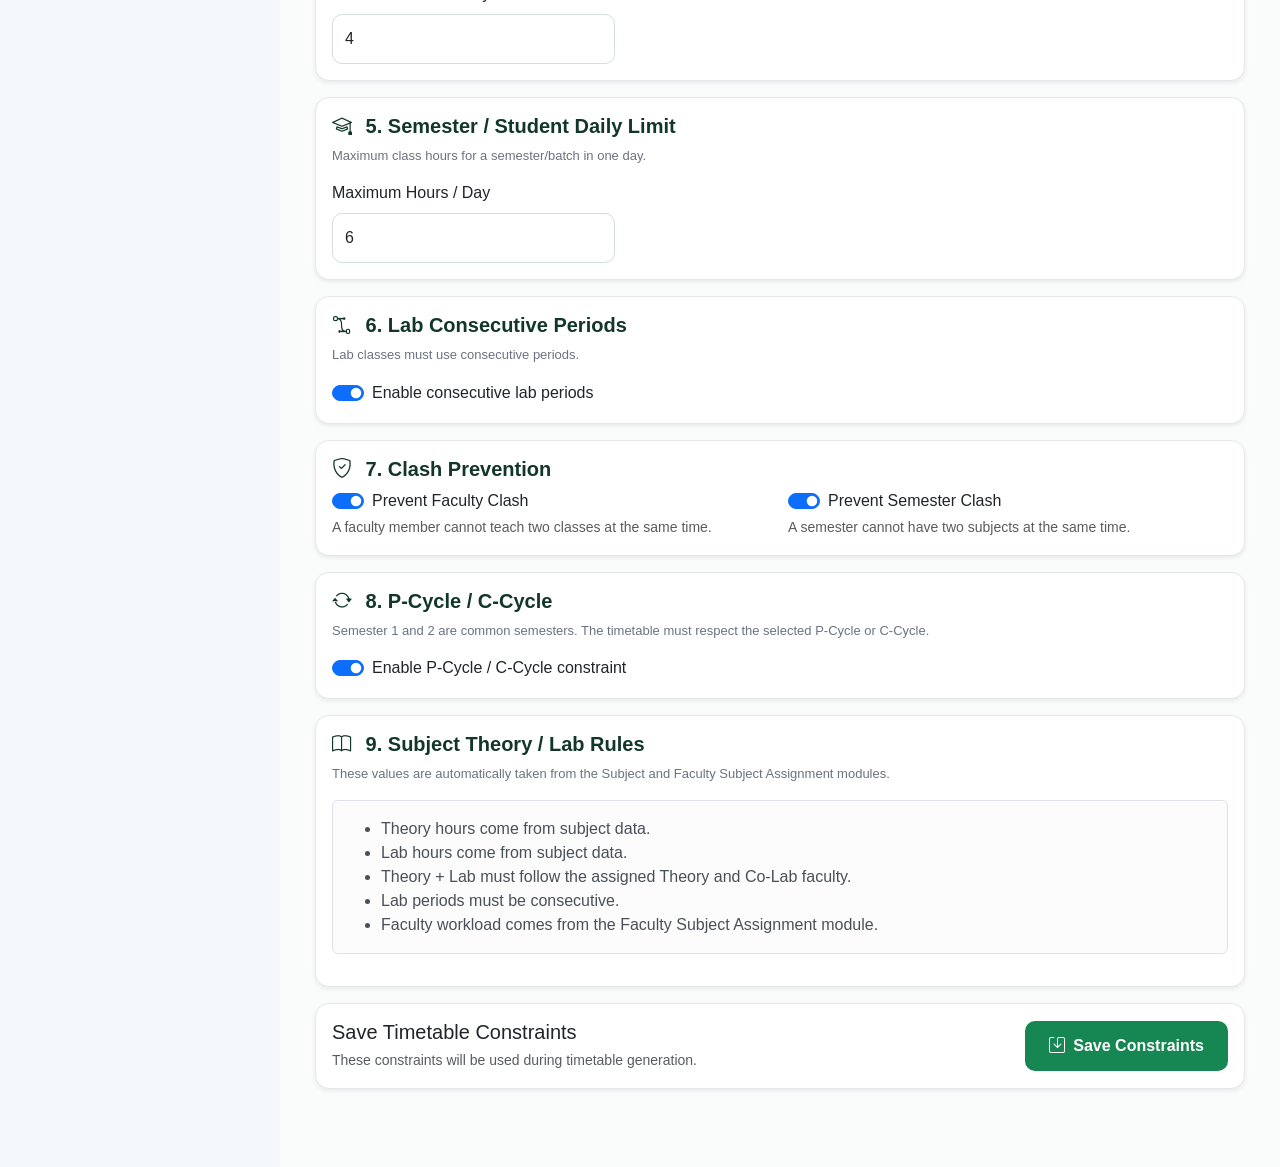
<file: timetable-constraints.html>
<!DOCTYPE html>
<html lang="en">

<head>

    <meta charset="UTF-8">

    <meta
        name="viewport"
        content="width=device-width, initial-scale=1.0">

    <title>Timetable Constraints</title>

    <link
        href="https://cdn.jsdelivr.net/npm/bootstrap@5.3.3/dist/css/bootstrap.min.css"
        rel="stylesheet">

    <link
        rel="stylesheet"
        href="https://cdn.jsdelivr.net/npm/bootstrap-icons@1.11.3/font/bootstrap-icons.min.css">

    <link
        rel="stylesheet"
        href="css/style.css">

    <style>

        .constraint-card {
            border: 1px solid #e5e7eb;
            border-radius: 14px;
            background: #fff;
        }

        .constraint-title {
            font-weight: 700;
            color: #12372a;
        }

        .day-btn {
            min-width: 105px;
        }

        .day-btn.active {
            background: #087443;
            border-color: #087443;
            color: white;
        }

        .period-row {
            border: 1px solid #e5e7eb;
            border-radius: 10px;
            padding: 12px;
            margin-bottom: 10px;
            background: #fafcfb;
        }

        .period-number {
            width: 42px;
            height: 42px;
            display: flex;
            align-items: center;
            justify-content: center;
            border-radius: 50%;
            background: #087443;
            color: white;
            font-weight: 700;
        }

        .constraint-help {
            font-size: 13px;
            color: #6b7280;
        }

    </style>

</head>


<body>


<div class="d-flex">


    <!-- =====================================================
         SIDEBAR
    ====================================================== -->

    <div class="sidebar">

        <div class="logo">

            <h3>
                AI Timetable
            </h3>

        </div>


        <ul class="nav flex-column">


            <li class="nav-item">

                <a
                    href="dashboard.html"
                    class="nav-link">

                    <i class="bi bi-speedometer2"></i>

                    Dashboard

                </a>

            </li>


            <li class="nav-item">

                <a
                    href="department.html"
                    class="nav-link">

                    <i class="bi bi-building"></i>

                    Department

                </a>

            </li>


            <li class="nav-item">

                <a
                    href="scheme.html"
                    class="nav-link">

                    <i class="bi bi-journal-bookmark"></i>

                    Scheme

                </a>

            </li>


            <li class="nav-item">

                <a
                    href="academic-year.html"
                    class="nav-link">

                    <i class="bi bi-calendar3"></i>

                    Academic Year

                </a>

            </li>


            <li class="nav-item">

                <a
                    href="subject.html"
                    class="nav-link">

                    <i class="bi bi-book"></i>

                    Subject

                </a>

            </li>


            <li class="nav-item">

                <a
                    href="faculty.html"
                    class="nav-link">

                    <i class="bi bi-person-workspace"></i>

                    Faculty

                </a>

            </li>


            <li class="nav-item">

                <a
                    href="faculty-subject-assignment.html"
                    class="nav-link">

                    <i class="bi bi-diagram-3"></i>

                    Faculty Subject Assignment

                </a>

            </li>


            <li class="nav-item">

                <a
                    href="timetable-constraints.html"
                    class="nav-link active">

                    <i class="bi bi-sliders"></i>

                    Timetable Constraints

                </a>

            </li>


            <li class="nav-item">

                <a
                    href="generate-timetable.html"
                    class="nav-link">

                    <i class="bi bi-calendar-week"></i>

                    Generate Timetable

                </a>

            </li>


            <li class="nav-item">

                <a
                    href="view-timetable.html"
                    class="nav-link">

                    <i class="bi bi-table"></i>

                    View Timetable

                </a>

            </li>


            <li class="nav-item">

                <a
                    href="index.html"
                    class="nav-link text-danger">

                    <i class="bi bi-box-arrow-right"></i>

                    Logout

                </a>

            </li>

        </ul>

    </div>



    <!-- =====================================================
         MAIN CONTENT
    ====================================================== -->

    <div class="main-content w-100">


        <!-- TOP BAR -->

        <nav
            class="navbar bg-white shadow-sm rounded px-4 mb-4">

            <div>

                <div class="text-muted small">

                    Dashboard &gt;
                    Timetable Constraints

                </div>

                <h4 class="mb-0">

                    Timetable Constraints

                </h4>

                <small class="text-muted">

                    Configure the rules used by the
                    timetable generation system.

                </small>

            </div>


            <div>

                <i
                    class="bi bi-person-circle fs-4">
                </i>

                <b class="ms-2">
                    Admin
                </b>

            </div>

        </nav>



        <!-- =================================================
             CONTEXT
        ================================================== -->

        <div class="card constraint-card shadow-sm mb-3">

            <div class="card-body">

                <h5 class="constraint-title mb-3">

                    <i class="bi bi-funnel me-2"></i>

                    Constraint Context

                </h5>


                <div class="row g-3">


                    <div class="col-md-4">

                        <label
                            class="form-label fw-semibold">

                            Academic Year

                        </label>

                        <select
                            id="academicYear"
                            class="form-select">

                            <option value="">

                                Select Academic Year

                            </option>

                        </select>

                    </div>


                    <div class="col-md-4">

                        <label
                            class="form-label fw-semibold">

                            Department

                        </label>

                        <select
                            id="department"
                            class="form-select">

                            <option value="">

                                Select Department

                            </option>

                        </select>

                    </div>


                    <div class="col-md-4">

                        <label
                            class="form-label fw-semibold">

                            Scheme

                        </label>

                        <select
                            id="scheme"
                            class="form-select">

                            <option value="">

                                Select Scheme

                            </option>

                        </select>

                    </div>

                </div>

            </div>

        </div>



        <!-- =================================================
             1. WORKING DAYS
        ================================================== -->

        <div class="card constraint-card shadow-sm mb-3">

            <div class="card-body">

                <h5 class="constraint-title">

                    <i class="bi bi-calendar-week me-2"></i>

                    1. Working Days

                </h5>

                <p class="constraint-help">

                    Select the days on which classes can
                    be scheduled.

                </p>


                <div
                    id="workingDays"
                    class="d-flex flex-wrap gap-2">


                    <button
                        type="button"
                        class="btn btn-outline-success day-btn active"
                        data-day="Monday">

                        Monday

                    </button>


                    <button
                        type="button"
                        class="btn btn-outline-success day-btn active"
                        data-day="Tuesday">

                        Tuesday

                    </button>


                    <button
                        type="button"
                        class="btn btn-outline-success day-btn active"
                        data-day="Wednesday">

                        Wednesday

                    </button>


                    <button
                        type="button"
                        class="btn btn-outline-success day-btn active"
                        data-day="Thursday">

                        Thursday

                    </button>


                    <button
                        type="button"
                        class="btn btn-outline-success day-btn active"
                        data-day="Friday">

                        Friday

                    </button>


                    <button
                        type="button"
                        class="btn btn-outline-success day-btn"
                        data-day="Saturday">

                        Saturday

                    </button>

                </div>

            </div>

        </div>



        <!-- =================================================
             2. PERIODS
        ================================================== -->

        <div class="card constraint-card shadow-sm mb-3">

            <div class="card-body">


                <div
                    class="d-flex justify-content-between
                           align-items-center mb-3">


                    <div>

                        <h5 class="constraint-title mb-1">

                            <i class="bi bi-clock me-2"></i>

                            2. Periods / Time Slots

                        </h5>


                        <p class="constraint-help mb-0">

                            Define the daily class periods.

                        </p>

                    </div>


                    <button
                        type="button"
                        id="addPeriodBtn"
                        class="btn btn-success">

                        <i class="bi bi-plus-circle me-1"></i>

                        Add Period

                    </button>

                </div>


                <div id="periodContainer"></div>

            </div>

        </div>



        <!-- =================================================
             3. LUNCH / BREAK
        ================================================== -->

        <div class="card constraint-card shadow-sm mb-3">

            <div class="card-body">

                <h5 class="constraint-title">

                    <i class="bi bi-cup-hot me-2"></i>

                    3. Lunch / Break

                </h5>


                <div class="row g-3 mt-1">


                    <div class="col-md-4">

                        <label class="form-label">

                            Break Type

                        </label>


                        <select
                            id="breakType"
                            class="form-select">


                            <option value="Lunch">

                                Lunch

                            </option>


                            <option value="Break">

                                Break

                            </option>


                        </select>

                    </div>


                    <div class="col-md-4">

                        <label class="form-label">

                            Start Time

                        </label>


                        <input
                            type="time"
                            id="breakStart"
                            class="form-control"
                            value="13:00">

                    </div>


                    <div class="col-md-4">

                        <label class="form-label">

                            End Time

                        </label>


                        <input
                            type="time"
                            id="breakEnd"
                            class="form-control"
                            value="14:00">

                    </div>

                </div>

            </div>

        </div>



        <!-- =================================================
             4. FACULTY DAILY LIMIT
        ================================================== -->

        <div class="card constraint-card shadow-sm mb-3">

            <div class="card-body">


                <h5 class="constraint-title">

                    <i class="bi bi-person-check me-2"></i>

                    4. Faculty Daily Limit

                </h5>


                <p class="constraint-help">

                    Maximum teaching hours a faculty member
                    can receive in one day.

                </p>


                <div class="row">

                    <div class="col-md-4">

                        <label class="form-label">

                            Maximum Hours / Day

                        </label>


                        <input
                            type="number"
                            id="facultyDailyLimit"
                            class="form-control"
                            min="1"
                            value="4">

                    </div>

                </div>

            </div>

        </div>



        <!-- =================================================
             5. SEMESTER / STUDENT DAILY LIMIT
        ================================================== -->

        <div class="card constraint-card shadow-sm mb-3">

            <div class="card-body">


                <h5 class="constraint-title">

                    <i class="bi bi-mortarboard me-2"></i>

                    5. Semester / Student Daily Limit

                </h5>


                <p class="constraint-help">

                    Maximum class hours for a semester/batch
                    in one day.

                </p>


                <div class="row">


                    <div class="col-md-4">

                        <label class="form-label">

                            Maximum Hours / Day

                        </label>


                        <input
                            type="number"
                            id="studentDailyLimit"
                            class="form-control"
                            min="1"
                            value="6">

                    </div>


                </div>

            </div>

        </div>



        <!-- =================================================
             6. LAB CONSECUTIVE
        ================================================== -->

        <div class="card constraint-card shadow-sm mb-3">

            <div class="card-body">


                <h5 class="constraint-title">

                    <i class="bi bi-bezier2 me-2"></i>

                    6. Lab Consecutive Periods

                </h5>


                <p class="constraint-help">

                    Lab classes must use consecutive periods.

                </p>


                <div class="form-check form-switch">


                    <input
                        class="form-check-input"
                        type="checkbox"
                        id="labConsecutive"
                        checked>


                    <label
                        class="form-check-label"
                        for="labConsecutive">

                        Enable consecutive lab periods

                    </label>


                </div>

            </div>

        </div>



        <!-- =================================================
             7. CLASH PREVENTION
        ================================================== -->

        <div class="card constraint-card shadow-sm mb-3">

            <div class="card-body">


                <h5 class="constraint-title">

                    <i class="bi bi-shield-check me-2"></i>

                    7. Clash Prevention

                </h5>


                <div class="row g-3">


                    <div class="col-md-6">


                        <div class="form-check form-switch">


                            <input
                                class="form-check-input"
                                type="checkbox"
                                id="facultyClash"
                                checked>


                            <label
                                class="form-check-label"
                                for="facultyClash">

                                Prevent Faculty Clash

                            </label>


                        </div>


                        <small class="text-muted">

                            A faculty member cannot teach
                            two classes at the same time.

                        </small>


                    </div>



                    <div class="col-md-6">


                        <div class="form-check form-switch">


                            <input
                                class="form-check-input"
                                type="checkbox"
                                id="semesterClash"
                                checked>


                            <label
                                class="form-check-label"
                                for="semesterClash">

                                Prevent Semester Clash

                            </label>


                        </div>


                        <small class="text-muted">

                            A semester cannot have two subjects
                            at the same time.

                        </small>


                    </div>


                </div>

            </div>

        </div>



        <!-- =================================================
             8. P / C CYCLE
        ================================================== -->

        <div class="card constraint-card shadow-sm mb-3">

            <div class="card-body">


                <h5 class="constraint-title">

                    <i class="bi bi-arrow-repeat me-2"></i>

                    8. P-Cycle / C-Cycle

                </h5>


                <p class="constraint-help">

                    Semester 1 and 2 are common semesters.
                    The timetable must respect the selected
                    P-Cycle or C-Cycle.

                </p>


                <div class="form-check form-switch">


                    <input
                        class="form-check-input"
                        type="checkbox"
                        id="cycleConstraint"
                        checked>


                    <label
                        class="form-check-label"
                        for="cycleConstraint">

                        Enable P-Cycle / C-Cycle constraint

                    </label>


                </div>

            </div>

        </div>



        <!-- =================================================
             9. SUBJECT THEORY / LAB RULES
        ================================================== -->

        <div class="card constraint-card shadow-sm mb-3">

            <div class="card-body">


                <h5 class="constraint-title">

                    <i class="bi bi-book me-2"></i>

                    9. Subject Theory / Lab Rules

                </h5>


                <p class="constraint-help">

                    These values are automatically taken from
                    the Subject and Faculty Subject Assignment
                    modules.

                </p>


                <div class="alert alert-light border">


                    <ul class="mb-0">


                        <li>

                            Theory hours come from subject data.

                        </li>


                        <li>

                            Lab hours come from subject data.

                        </li>


                        <li>

                            Theory + Lab must follow the assigned
                            Theory and Co-Lab faculty.

                        </li>


                        <li>

                            Lab periods must be consecutive.

                        </li>


                        <li>

                            Faculty workload comes from the
                            Faculty Subject Assignment module.

                        </li>


                    </ul>


                </div>

            </div>

        </div>



        <!-- =================================================
             SAVE
        ================================================== -->

        <div
            class="card constraint-card shadow-sm mb-5">


            <div class="card-body">


                <div
                    class="d-flex justify-content-between
                           align-items-center">


                    <div>


                        <h5 class="mb-1">

                            Save Timetable Constraints

                        </h5>


                        <small class="text-muted">

                            These constraints will be used
                            during timetable generation.

                        </small>


                    </div>


                    <button
                        type="button"
                        id="saveConstraintsBtn"
                        class="btn btn-success px-4">


                        <i class="bi bi-save me-1"></i>

                        Save Constraints


                    </button>


                </div>

            </div>

        </div>


    </div>

</div>


<script src="js/timetable-constraints.js"></script>


</body>

</html>
</file>
<file: css/style.css>
/* =========================
   GLOBAL
========================= */

*{
    margin:0;
    padding:0;
    box-sizing:border-box;
    font-family:'Segoe UI',sans-serif;
}

body{
    background:#f4f7fc;
}

/* =========================
   LOGIN PAGE - COLLEGE PORTAL
========================= */

.login-page{
    min-height:100vh;
    width:100%;

    display:flex;
    justify-content:center;
    align-items:center;

    position:relative;
    overflow:hidden;

    background-image:url("../images/College_image.png");
    background-size:cover;
    background-position:center;
    background-repeat:no-repeat;

    padding:30px;
}


/* =========================
   BACKGROUND OVERLAY
========================= */

.background-overlay{
    position:absolute;
    inset:0;

    background:
        linear-gradient(
            135deg,
            rgba(0,70,50,.45),
            rgba(0,0,0,.25)
        );

    z-index:1;
}


/* =========================
   LOGIN CARD
========================= */

.login-card{
    position:relative;
    z-index:2;

    width:430px;
    max-width:100%;

    padding:42px 45px;

    background:rgba(255,255,255,.88);

    border:1px solid rgba(255,255,255,.9);

    border-radius:24px;

    box-shadow:
        0 25px 60px rgba(0,0,0,.25);

    backdrop-filter:blur(15px);

    text-align:left;
}


/* =========================
   LOGO
========================= */

.login-logo{
    text-align:center;
    margin-bottom:18px;
}

.login-logo img{
    width:110px;
    height:110px;

    object-fit:cover;
    object-position:center;

    border-radius:50%;

    background:white;

    padding:0;

    border:14px solid white;

    box-shadow:
        0 6px 18px rgba(0,0,0,.18);
}

/* =========================
   TITLE
========================= */

.login-card h2{
    text-align:center;

    color:#075c3c;

    font-size:26px;

    font-weight:700;

    line-height:1.3;

    margin-bottom:5px;
}

.login-subtitle{
    text-align:center;

    color:#777;

    font-size:14px;

    margin-bottom:30px;
}


/* =========================
   INPUTS
========================= */

.input-group-custom{
    margin-bottom:20px;
}

.input-group-custom label{
    display:block;

    margin-bottom:7px;

    color:#333;

    font-size:14px;

    font-weight:600;
}

.input-group-custom .form-control{
    width:100%;

    height:50px;

    border-radius:10px;

    border:1px solid #d5ddd9;

    background:rgba(255,255,255,.95);

    padding:0 15px;

    font-size:14px;
}

.input-group-custom .form-control:focus{
    border-color:#168653;

    box-shadow:
        0 0 0 3px rgba(22,134,83,.12);

    outline:none;
}


/* =========================
   REMEMBER / FORGOT
========================= */

.login-options{
    display:flex;

    justify-content:space-between;

    align-items:center;

    margin:5px 0 25px;

    font-size:13px;
}

.login-options label{
    color:#555;

    display:flex;

    align-items:center;

    gap:6px;
}

.login-options input{
    accent-color:#168653;
}

.login-options a{
    color:#168653;

    text-decoration:none;

    font-weight:600;
}

.login-options a:hover{
    text-decoration:underline;
}


/* =========================
   SIGN IN BUTTON
========================= */

.login-btn{
    width:100%;

    height:52px;

    border:none;

    border-radius:10px;

    background:#168653;

    color:white;

    font-size:16px;

    font-weight:600;

    cursor:pointer;

    transition:.3s;
}

.login-btn span{
    margin-left:8px;

    font-size:19px;
}

.login-btn:hover{
    background:#0d7045;

    transform:translateY(-2px);

    box-shadow:
        0 8px 20px rgba(22,134,83,.3);
}


/* =========================
   FOOTER
========================= */

.login-footer{
    text-align:center;

    margin-top:28px;

    padding-top:18px;

    border-top:1px solid #e5e5e5;
}

.login-footer p{
    margin:0;

    color:#555;

    font-size:13px;

    font-weight:600;
}

.login-footer small{
    color:#999;

    font-size:11px;
}


/* =========================
   MOBILE
========================= */

@media(max-width:600px){

    .login-page{
        padding:20px;
    }

    .login-card{
        padding:32px 25px;

        border-radius:20px;
    }

    .login-card h2{
        font-size:22px;
    }

}


/* =========================
   LOGIN CARD
========================= */

.login-card{
    width:420px;

    padding:42px;

    background:rgba(255,255,255,.78);

    border:1px solid rgba(255,255,255,.8);

    border-radius:25px;

    box-shadow:
        0 20px 50px rgba(0,0,0,.15);

    backdrop-filter:blur(15px);
}


/* Logo */

.login-card img{
    width:90px;
    height:90px;

    object-fit:contain;

    border-radius:50%;

    border:4px solid #ffffff;

    box-shadow:0 5px 15px rgba(0,0,0,.15);
}


/* Login heading */

.login-card h3{
    color:#075c3c;
    font-size:28px;
}


/* Input fields */

.form-control{
    height:50px;

    border-radius:10px;

    border:1px solid #d5ddd9;

    background:rgba(255,255,255,.85);
}

.form-control:focus{
    border-color:#168653;

    box-shadow:
        0 0 0 3px rgba(22,134,83,.12);
}


/* Login button */

.btn{
    height:50px;

    border:none;

    border-radius:10px !important;

    font-weight:600;

    background:#168653;

    transition:.3s;
}

.btn:hover{
    background:#0f7045;

    transform:translateY(-2px);

    box-shadow:0 8px 18px rgba(22,134,83,.25);
}

/* =========================
   SIDEBAR
========================= */

/* =========================
   SIDEBAR - SKIT DESIGN
========================= */

.sidebar{
    width:280px;
    min-height:100vh;

    background:#ffffff;
    color:#1f2937;

    position:fixed;
    left:0;
    top:0;

    border-right:1px solid #e8eee9;

    box-shadow:4px 0 18px rgba(0,0,0,.04);

    z-index:1000;
}


/* =========================
   SIDEBAR LOGO
========================= */

.logo{
    padding:25px 20px;

    border-bottom:1px solid #edf1ee;

    text-align:left;

    display:flex;
    align-items:center;
    gap:12px;
}

.logo img{
    width:65px;
    height:65px;

    object-fit:cover;

    border-radius:50%;
}

.logo h3{
    margin:0;

    color:#087443;

    font-size:20px;
    font-weight:700;
}

.logo small{
    display:block;

    color:#555;

    font-size:12px;

    margin-top:3px;
}


/* =========================
   SIDEBAR MENU
========================= */

/* =========================
   SIDEBAR MENU
========================= */

.sidebar .nav{
    padding:20px 15px;
}

.sidebar .nav-item{
    margin-bottom:4px;
}

.sidebar .nav-link{
    color:#374151;

    padding:12px 16px;

    border-radius:10px;

    font-size:14px;

    font-weight:500;

    display:flex;
    align-items:center;

    transition:all .25s ease;
}

.sidebar .nav-link i{
    width:25px;

    margin-right:12px;

    font-size:18px;

    color:#168653;

    transition:.25s;
}


/* Hover */

.sidebar .nav-link:hover{
    background:#eef8f2;

    color:#168653;

    transform:translateX(3px);
}

.sidebar .nav-link:hover i{
    color:#168653;
}


/* Active */

.sidebar .nav-link.active{
    background:#168653;

    color:#ffffff !important;

    font-weight:600;

    box-shadow:0 5px 14px rgba(22,134,83,.20);
}

.sidebar .nav-link.active i{
    color:#ffffff;
}

/* Active menu */

.sidebar .nav-link.active{
    background:#168653;

    color:white !important;

    font-weight:600;

    box-shadow:0 5px 12px rgba(22,134,83,.18);
}

.sidebar .nav-link.active i{
    color:white;
}


/* Logout */

.sidebar .nav-item:last-child{
    position:absolute;

    bottom:20px;

    left:15px;
    right:15px;

    padding-top:12px;

    border-top:1px solid #edf1ee;
}

.sidebar .nav-link.text-danger{
    color:#333 !important;
}

.sidebar .nav-link.text-danger i{
    color:#555;
}

.sidebar .nav-link.text-danger:hover{
    background:#fff3f3;

    color:#c0392b !important;
}

.sidebar .nav-link.text-danger:hover i{
    color:#c0392b;
}


/* =========================
   MAIN CONTENT
========================= */

.main-content{
    margin-left:280px;

    width:calc(100% - 280px);

    min-height:100vh;

    padding:30px 35px;

    background:#fafcfb;
}


/* =========================
   NAVBAR
========================= */

.navbar{
    background:#ffffff !important;

    border-radius:14px !important;

    padding:18px 24px !important;

    border:1px solid #edf1ee;

    box-shadow:0 5px 18px rgba(0,0,0,.04) !important;
}

.navbar h4{
    color:#111827;

    font-weight:700;
}

.navbar .bi-person-circle{
    color:#168653;
}


/* =========================
   DASHBOARD CARDS
========================= */

.dashboard-card{
    border:1px solid #edf1ee !important;

    border-radius:16px !important;

    background:#ffffff;

    box-shadow:0 5px 18px rgba(0,0,0,.05);

    transition:.25s;
}

.dashboard-card:hover{
    transform:translateY(-4px);

    box-shadow:0 10px 25px rgba(0,0,0,.08);
}

.dashboard-card .card-body{
    padding:25px;
}

.dashboard-card h6{
    color:#6b7280;

    font-size:14px;

    font-weight:500;

    margin-bottom:10px;
}

.dashboard-card h2{
    color:#168653;

    font-size:30px;

    font-weight:700;

    margin:0;
}
/* =========================
   DASHBOARD CARD ICON
========================= */

.dashboard-icon{
    width:48px;
    height:48px;

    display:flex;
    align-items:center;
    justify-content:center;

    margin-bottom:18px;

    border-radius:12px;

    background:#eef8f2;

    color:#168653;

    font-size:22px;
}

/* =========================
   QUICK ACTIONS
========================= */

/* =========================
   QUICK ACTIONS
========================= */

/* =========================
   DASHBOARD LOWER SECTION
========================= */

.dashboard-lower-section{
    display:grid;

    grid-template-columns:1.3fr 1fr;

    gap:20px;

    margin-top:30px;
}


/* =========================
   QUICK ACTIONS
========================= */

.quick-actions-section{
    background:#ffffff;

    border:1px solid #edf1ee;

    border-radius:16px;

    padding:25px;

    box-shadow:0 5px 18px rgba(0,0,0,.04);
}

.quick-actions-section h4{
    margin-bottom:20px;

    color:#111827;

    font-size:18px;

    font-weight:700;
}

.quick-actions-grid{
    display:grid;

    grid-template-columns:repeat(2,1fr);

    gap:15px;
}

.quick-action-card{
    min-height:120px;

    display:flex;

    flex-direction:column;

    align-items:center;

    justify-content:center;

    gap:12px;

    text-decoration:none;

    background:#f7faf8;

    border:1px solid #edf1ee;

    border-radius:12px;

    color:#168653;

    transition:.25s;
}

.quick-action-card i{
    font-size:30px;
}

.quick-action-card span{
    font-size:13px;

    font-weight:600;

    text-align:center;
}

.quick-action-card:hover{
    background:#eef8f2;

    color:#0d7045;

    transform:translateY(-3px);

    box-shadow:0 8px 20px rgba(22,134,83,.10);
}


/* =========================
   RECENT TIMETABLES
========================= */

.recent-timetables-section{
    background:#ffffff;

    border:1px solid #edf1ee;

    border-radius:16px;

    overflow:hidden;

    box-shadow:0 5px 18px rgba(0,0,0,.04);
}

.section-header{
    display:flex;

    align-items:center;

    justify-content:space-between;

    padding:22px 25px;

    border-bottom:1px solid #edf1ee;
}

.section-header h4{
    margin:0;

    color:#111827;

    font-size:18px;

    font-weight:700;
}

.section-header a{
    color:#168653;

    font-size:13px;

    font-weight:600;

    text-decoration:none;
}

.section-header a:hover{
    text-decoration:underline;
}


/* Timetable item */

.timetable-item{
    display:flex;

    align-items:center;

    justify-content:space-between;

    gap:15px;

    padding:18px 25px;

    border-bottom:1px solid #edf1ee;
}

.timetable-item:last-child{
    border-bottom:none;
}

.timetable-item strong{
    display:block;

    color:#1f2937;

    font-size:14px;

    font-weight:600;

    margin-bottom:5px;
}

.timetable-item small{
    display:block;

    color:#8a9290;

    font-size:12px;
}


/* Published badge */

.status-badge{
    flex-shrink:0;

    padding:6px 12px;

    border-radius:20px;

    background:#eef8f2;

    color:#168653;

    font-size:11px;

    font-weight:600;
}


/* =========================
   LOWER SECTION RESPONSIVE
========================= */

@media(max-width:1000px){

    .dashboard-lower-section{
        grid-template-columns:1fr;
    }

}

@media(max-width:600px){

    .quick-actions-grid{
        grid-template-columns:1fr;
    }

    .timetable-item{
        align-items:flex-start;

        flex-direction:column;
    }

}


/* Quick action buttons */

.main-content > .mt-5 .btn{
    height:auto;

    padding:12px 20px;

    border:none;

    border-radius:9px !important;

    font-size:14px;

    font-weight:600;

    background:#168653;

    color:white;

    margin-bottom:8px;

    transition:.25s;
}

.main-content > .mt-5 .btn:hover{
    background:#0d7045;

    transform:translateY(-2px);
}


/* =========================
   RESPONSIVE
========================= */

@media(max-width:992px){

    .sidebar{
        width:220px;
    }

    .main-content{
        margin-left:220px;

        width:calc(100% - 220px);

        padding:25px;
    }

}

@media(max-width:768px){

    .sidebar{
        width:70px;
    }

    .logo{
        justify-content:center;

        padding:15px 5px;
    }

    .logo h3,
    .logo small{
        display:none;
    }

    .logo img{
        width:45px;
        height:45px;
    }

    .sidebar .nav-link{
        justify-content:center;

        padding:13px;
    }

    .sidebar .nav-link i{
        margin:0;
    }

    .sidebar .nav-link{
        font-size:0;
    }

    .main-content{
        margin-left:70px;

        width:calc(100% - 70px);

        padding:20px;
    }

}

/* =========================
   RESPONSIVE
========================= */
/* =========================
   AI CHAT BUTTON
========================= */

.ai-chat-button{
    position:fixed;

    right:24px;
    bottom:24px;

    width:52px;
    height:52px;

    border:none;
    border-radius:50% !important;

    background:#168653;
    color:white;

    display:flex;
    align-items:center;
    justify-content:center;

    font-size:22px;

    cursor:pointer;

    box-shadow:0 6px 18px rgba(0,0,0,.18);

    z-index:2000;

    transition:.2s;
}

.ai-chat-button:hover{
    background:#0d7045;

    transform:scale(1.06);
}

.ai-chat-button:hover{
    background:#0d7045;

    transform:scale(1.08);
}


/* =========================
   AI CHAT WINDOW
========================= */

.ai-chat-window{
    position:fixed;

    right:28px;
    bottom:98px;

    width:370px;
    height:500px;

    background:#ffffff;

    border:1px solid #e1ebe5;

    border-radius:18px;

    box-shadow:0 15px 40px rgba(0,0,0,.18);

    overflow:hidden;

    display:none;

    flex-direction:column;

    z-index:1999;
}


/* =========================
   CHAT HEADER
========================= */

.ai-chat-header{
    min-height:70px;

    padding:15px 18px;

    background:#168653;
    color:white;

    display:flex;

    align-items:center;
    justify-content:space-between;
}

.ai-chat-header strong{
    display:block;

    font-size:16px;
}

.ai-chat-header small{
    display:block;

    margin-top:3px;

    font-size:11px;

    opacity:.85;
}

.ai-close-button{
    width:34px;
    height:34px;

    border:none;

    border-radius:50% !important;

    background:rgba(255,255,255,.15);

    color:white;

    cursor:pointer;

    display:flex;

    align-items:center;
    justify-content:center;
}

.ai-close-button:hover{
    background:rgba(255,255,255,.25);
}


/* =========================
   CHAT MESSAGES
========================= */

.ai-chat-messages{
    flex:1;

    padding:18px;

    overflow-y:auto;

    background:#f8fbf9;
}

.ai-message{
    max-width:82%;

    padding:11px 13px;

    margin-bottom:12px;

    background:#ffffff;

    border:1px solid #e5eee8;

    border-radius:12px 12px 12px 4px;

    color:#374151;

    font-size:13px;

    line-height:1.5;

    box-shadow:0 2px 6px rgba(0,0,0,.04);
}

/* User message */
.user-message{
    max-width:82%;

    margin-left:auto;

    padding:11px 13px;

    margin-bottom:12px;

    background:#168653;

    color:white;

    border-radius:12px 12px 4px 12px;

    font-size:13px;

    line-height:1.5;

    box-shadow:0 2px 6px rgba(22,134,83,.12);
}


/* =========================
   CHAT INPUT
========================= */

.ai-chat-input{
    display:flex;

    align-items:center;

    gap:8px;

    padding:12px;

    background:white;

    border-top:1px solid #e5eee8;
}

.ai-chat-input input{
    flex:1;

    height:44px;

    border:1px solid #dbe6df;

    border-radius:10px;

    padding:0 13px;

    outline:none;

    font-size:13px;
}

.ai-chat-input input:focus{
    border-color:#168653;

    box-shadow:0 0 0 3px rgba(22,134,83,.08);
}

.ai-chat-input button{
    width:44px;
    height:44px;

    border:none;

    border-radius:10px !important;

    background:#168653;

    color:white;

    cursor:pointer;

    font-size:16px;
}

.ai-chat-input button:hover{
    background:#0d7045;
}


/* =========================
   MOBILE CHAT
========================= */

@media(max-width:500px){

    .ai-chat-window{
        right:15px;
        left:15px;

        bottom:88px;

        width:auto;

        height:70vh;
    }

    .ai-chat-button{
        right:18px;
        bottom:18px;
    }

}

@media print {

    @page {

        size: A4 landscape;

        margin: 8mm;

    }

    body {

        margin: 0 !important;

        padding: 0 !important;

        zoom: 80%;

    }

    .sidebar,
    .navbar,
    #filterSection,
    #notesSection,
    #printTimetableBtn,
    #exportPdfBtn,
    #exportExcelBtn {

        display: none !important;

    }

    #printArea {

        display: block;

        width: 100%;

    }

    table {

        width: 100% !important;

        font-size: 10px !important;

        page-break-inside: avoid;

    }

    th,
    td {

        padding: 4px !important;

    }

    h1,
    h2,
    h3,
    h4,
    h5 {

        margin: 4px 0 !important;

    }

}
/* =========================
   AI SUBJECT TABLE
========================= */

.ai-subject-table {

    width: 100%;

    border-collapse: collapse;

    margin-top: 10px;

    font-size: 12px;

    background: #ffffff;

    border-radius: 8px;

    overflow: hidden;
}

.ai-subject-table th {

    background: #138a52;

    color: white;

    padding: 8px;

    text-align: left;
}

.ai-subject-table td {

    padding: 8px;

    border-bottom: 1px solid #e5e7eb;

    color: #333;

    vertical-align: top;
}

.ai-subject-table tr:last-child td {

    border-bottom: none;
}

.ai-subject-table tr:hover {

    background: #f0f8f4;
}

/* =========================
   DEPARTMENT PAGE
========================= */

.department-toolbar {
    display: flex;
    align-items: center;
    gap: 10px;
    width: 100%;
    margin-bottom: 20px;
}

#searchDepartment {
    flex: 1;
    height: 44px;
    border-radius: 8px;
}


/* =========================
   TOP BUTTONS
========================= */

/* =========================
   TOP BUTTONS
========================= */

.department-action-btn {
    height: 44px !important;
    min-width: 125px !important;

    padding: 0 18px !important;

    display: inline-flex !important;
    align-items: center;
    justify-content: center;
    gap: 6px;

    border-radius: 9px !important;

    font-size: 13px;
    font-weight: 600;

    cursor: pointer;

    transition: .2s;
}


/* Update button */

#updateDepartment {
    height: 52px !important;
    min-width: 150px !important;

    padding: 0 24px !important;

    background: #eaf7f0 !important;
    color: #168653 !important;

    border: 1px solid #148a55 !important;
    border-radius: 18px !important;

    font-size: 18px !important;
    font-weight: 700 !important;

    display: inline-flex !important;
    align-items: center !important;
    justify-content: center !important;
    gap: 10px !important;

    cursor: pointer;
}

#updateDepartment:hover {
    background: #eaf7f0 !important;
}


/* Add Department button */
.btn-add-department {
    background: #148a55 !important;
    color: #ffffff !important;
    border: 1px solid #148a55 !important;
}

.btn-add-department:hover {
    background: #107547 !important;
}

#updateDepartmentBtn:hover {
    background: #eaf7f0 !important;
}


/* Add Department button */
#addDepartmentBtn {
    background: #148a55 !important;
    color: #ffffff !important;
    border: 1px solid #148a55 !important;
}

#addDepartmentBtn:hover {
    background: #107547 !important;
}


/* Update button */

#updateDepartmentBtn {
    background: #ffffff !important;
    color: #168653 !important;
    border: 1px solid #168653 !important;
}

#updateDepartmentBtn:hover {
    background: #eef8f2 !important;
}


/* Add Department button */

#addDepartmentBtn {
    background: #168653 !important;
    color: #ffffff !important;
    border: 1px solid #168653 !important;
}

/* =========================
   TOP BUTTONS
========================= */

.department-action-btn {
    height: 44px !important;
    min-width: 125px !important;
    padding: 0 18px !important;

    display: inline-flex !important;
    align-items: center;
    justify-content: center;
    gap: 6px;

    border-radius: 9px !important;

    font-size: 13px;
    font-weight: 600;

    cursor: pointer;
    transition: .2s;
}


/* Update */




/* Add Department */

.btn-add-department {
    background: #168653 !important;
    color: #ffffff !important;
    border: 1px solid #168653 !important;
}

.btn-add-department:hover {
    background: #0d7045 !important;
}




/* =========================
   DEPARTMENT GRID
========================= */

.department-grid {
    display: grid;

    grid-template-columns: repeat(3, 1fr);

    gap: 18px;

    margin-top: 20px;
}


/* =========================
   DEPARTMENT CARD
========================= */

.department-box {
    position: relative;

    min-height: 175px;

    padding: 20px;

    background: #ffffff;

    border: 1px solid #e1ebe5;

    border-radius: 16px;

    box-shadow: 0 4px 14px rgba(0,0,0,.05);

    display: grid;

    grid-template-columns: 70px 1fr;

    grid-template-rows: auto 1fr;

    column-gap: 18px;

    transition: .25s;
}

.department-box:hover {
    transform: translateY(-3px);

    box-shadow: 0 8px 22px rgba(0,0,0,.08);
}


/* =========================
   GREEN ICON
========================= */

.department-icon {
    width: 70px;
    height: 70px;

    border-radius: 16px;

    background: #eaf7f0;

    color: #168653;

    display: flex;

    align-items: center;

    justify-content: center;
}

.department-icon svg {
    width: 40px;
    height: 40px;
}


/* =========================
   DEPARTMENT TEXT
========================= */

.department-info {
    grid-column: 2;

    grid-row: 1;

    padding-top: 2px;

    min-width: 0;
}

.department-code {
    margin-bottom: 7px;

    color: #168653;

    font-size: 23px;

    font-weight: 700;
}

.department-name {
    color: #374151;

    font-size: 14px;

    line-height: 1.5;
}


/* =========================
   EDIT / DELETE
========================= */

.department-actions {
    grid-column: 1 / 3;

    grid-row: 2;

    align-self: end;

    display: flex;

    justify-content: flex-end;

    gap: 8px;

    padding-top: 15px;
}


/* Buttons hidden by JS normally */

.department-actions .edit-btn,
.department-actions .delete-btn {
    height: 34px;

    padding: 0 14px;

    border-radius: 7px;

    font-size: 13px;

    font-weight: 600;

    border: 1px solid #168653;

    cursor: pointer;
}


/* Edit */

.department-actions .edit-btn {
    display: flex;
    align-items: center;
    justify-content: center;
    text-align: center;
    background: #168653;

    color: #ffffff;

}


/* Delete */

.department-actions .delete-btn {
    background: #168653;

    color: #ffffff;
    display: flex;
    align-items: center;
    justify-content: center;
    text-align: center;
}


.department-actions .edit-btn:hover {
    background: #0d7045;
}

.department-actions .delete-btn:hover {
    background: #0d7045;
}


/* =========================
   RESPONSIVE
========================= */

@media (max-width: 1100px) {

    .department-grid {
        grid-template-columns: repeat(2, 1fr);
    }

}


@media (max-width: 700px) {

    .department-toolbar {
        flex-wrap: wrap;
    }

    #searchDepartment {
        width: 100%;
        flex-basis: 100%;
    }

    .department-grid {
        grid-template-columns: 1fr;
    }

}
</file>
<file: css/academic-year.css>
/* =========================================
   ACADEMIC YEAR PAGE
========================================= */

* {
    box-sizing: border-box;
}

body {
    margin: 0;
    font-family: Arial, Helvetica, sans-serif;
    background: #f8faf9;
    color: #172b4d;
}


/* =========================================
   MAIN LAYOUT
========================================= */

.app-layout {
    display: flex;
    min-height: 100vh;
}


/* =========================================
   SIDEBAR
========================================= */

.sidebar {
    width: 220px;
    min-height: 100vh;

    background: #ffffff;
    border-right: 1px solid #e5e7eb;

    display: flex;
    flex-direction: column;

    position: fixed;
    left: 0;
    top: 0;
    bottom: 0;
}


/* Logo */

.sidebar-logo {
    height: 70px;

    display: flex;
    align-items: center;

    padding: 0 20px;

    border-bottom: 1px solid #edf0ef;

    color: #087f4f;

    font-size: 17px;
    font-weight: 700;
}


/* Navigation */

.sidebar-nav {
    padding: 18px 10px;

    display: flex;
    flex-direction: column;

    gap: 5px;
}


/* Sidebar links */

.sidebar-link {
    min-height: 42px;

    padding: 0 14px;

    border-radius: 9px;

    display: flex;
    align-items: center;

    gap: 13px;

    color: #344054;

    text-decoration: none;

    font-size: 13px;
    font-weight: 500;

    transition:
        background 0.2s ease,
        color 0.2s ease;
}


.sidebar-link i {
    width: 18px;

    font-size: 16px;

    color: #148a55;
}


/* Hover */

.sidebar-link:hover {
    background: #eef8f3;

    color: #148a55;
}


/* Active */

.sidebar-link.active {
    background: #148a55;

    color: #ffffff;

    font-weight: 600;
}


.sidebar-link.active i {
    color: #ffffff;
}


/* Bottom */

.sidebar-bottom {
    margin-top: auto;

    padding: 14px 10px;

    border-top: 1px solid #edf0ef;
}


/* =========================================
   MAIN CONTENT
========================================= */

.main-content {
    margin-left: 220px;

    width: calc(100% - 220px);

    min-height: 100vh;

    padding: 28px 30px;
}


/* =========================================
   PAGE HEADER
========================================= */

.page-header {
    min-height: 78px;

    padding: 20px 22px;

    margin-bottom: 22px;

    background: #ffffff;

    border: 1px solid #e6ebe8;

    border-radius: 14px;

    display: flex;

    align-items: center;

    justify-content: space-between;

    box-shadow:
        0 2px 8px rgba(16, 24, 40, 0.04);
}


.page-header h1 {
    margin: 0 0 5px;

    font-size: 22px;

    color: #172b4d;
}


.page-header p {
    margin: 0;

    color: #667085;

    font-size: 13px;
}


/* Admin */

.admin-info {
    display: flex;

    align-items: center;

    gap: 9px;

    color: #172b4d;

    font-size: 14px;

    font-weight: 600;
}


.admin-info i {
    color: #148a55;

    font-size: 22px;
}


/* =========================================
   TOOLBAR
========================================= */

.toolbar {
    display: flex;

    align-items: center;

    gap: 14px;

    margin-bottom: 16px;
}


/* Search */

.search-box {
    flex: 1;

    height: 44px;

    position: relative;
}


.search-box i {
    position: absolute;

    left: 14px;
    top: 50%;

    transform: translateY(-50%);

    color: #98a2b3;

    font-size: 15px;
}


.search-box input {
    width: 100%;
    height: 100%;

    padding: 0 14px 0 40px;

    border: 1px solid #d0d5dd;

    border-radius: 9px;

    outline: none;

    background: #ffffff;

    color: #344054;

    font-size: 13px;

    transition:
        border-color 0.2s ease,
        box-shadow 0.2s ease;
}


.search-box input::placeholder {
    color: #98a2b3;
}


.search-box input:focus {
    border-color: #148a55;

    box-shadow:
        0 0 0 3px rgba(20, 138, 85, 0.10);
}


/* =========================================
   ADD BUTTON
========================================= */

.add-btn {
    height: 44px;

    padding: 0 17px;

    border: 1px solid #148a55;

    border-radius: 9px;

    background: #148a55;

    color: #ffffff;

    font-family: inherit;

    font-size: 13px;

    font-weight: 600;

    display: inline-flex;

    align-items: center;

    justify-content: center;

    gap: 7px;

    cursor: pointer;

    transition:
        background 0.2s ease,
        box-shadow 0.2s ease,
        transform 0.15s ease;
}


.add-btn i {
    font-size: 15px;
}


.add-btn:hover {
    background: #107547;

    box-shadow:
        0 3px 8px rgba(20, 138, 85, 0.16);

    transform: translateY(-1px);
}


.add-btn:active {
    transform: translateY(0);
}


/* =========================================
   TABLE CONTAINER
========================================= */

.table-container {
    width: 100%;

    background: #ffffff;

    border: 1px solid #e1e8e4;

    border-radius: 12px;

    overflow-x: auto;

    box-shadow:
        0 2px 8px rgba(16, 24, 40, 0.03);
}


/* =========================================
   TABLE
========================================= */

table {
    width: 100%;

    border-collapse: collapse;

    min-width: 650px;
}


/* Table Header */

thead {
    background: #f2f6fc;
}


th {
    height: 44px;

    padding: 0 14px;

    text-align: left;

    border-bottom: 1px solid #dfe5ec;

    color: #344054;

    font-size: 12px;

    font-weight: 700;

    white-space: nowrap;
}


/* Table Body */

td {
    height: 58px;

    padding: 10px 14px;

    border-bottom: 1px solid #eaecf0;

    color: #344054;

    font-size: 13px;

    white-space: nowrap;
}


tbody tr:last-child td {
    border-bottom: none;
}


tbody tr:hover {
    background: #f9fbfa;
}


/* =========================================
   RESPONSIVE
========================================= */

@media (max-width: 900px) {

    .sidebar {
        width: 190px;
    }

    .main-content {
        margin-left: 190px;

        width: calc(100% - 190px);

        padding: 22px;
    }

    .toolbar {
        flex-direction: column;

        align-items: stretch;
    }

    .add-btn {
        width: 100%;
    }

}


@media (max-width: 650px) {

    .sidebar {
        width: 70px;
    }

    .sidebar-logo {
        justify-content: center;

        padding: 0;

        font-size: 0;
    }

    .sidebar-logo::after {
        content: "AI";

        font-size: 18px;
    }

    .sidebar-link {
        justify-content: center;

        padding: 0;
    }

    .sidebar-link span {
        display: none;
    }

    .sidebar-link {
        gap: 0;
    }

    .main-content {
        margin-left: 70px;

        width: calc(100% - 70px);

        padding: 18px;
    }

    .page-header {
        align-items: flex-start;

        gap: 15px;

        flex-direction: column;
    }

}

/* =========================================
   ACADEMIC YEAR GRID
========================================= */
.academic-year-grid {
    width: 100%;
    display: grid;
    grid-template-columns: repeat(3, 1fr);
    gap: 16px;
    align-items: stretch;
}


/* =========================================
   ACADEMIC YEAR CARD
========================================= */

.academic-year-card {
    min-height: 150px;
    height: 150px;

    padding: 18px;

    background: #ffffff;

    border: 1px solid #e1e8e4;

    border-radius: 14px;

    box-sizing: border-box;

    display: flex;
    flex-direction: column;

    transition:
        transform 0.2s ease,
        box-shadow 0.2s ease,
        border-color 0.2s ease;
}


.academic-year-card:hover {
    border-color: #cddfd5;

    box-shadow:
        0 6px 18px rgba(16, 24, 40, 0.07);

    transform: translateY(-2px);
}


/* =========================================
   CARD TOP
========================================= */

.academic-year-card-top {
    display: flex;

    align-items: center;

    justify-content: space-between;

    gap: 12px;
}


/* =========================================
   CALENDAR ICON
========================================= */

.academic-year-icon {
    width: 52px;
    height: 52px;

    flex-shrink: 0;

    border-radius: 13px;

    background: #eaf7f0;

    display: flex;

    align-items: center;

    justify-content: center;
}


.academic-year-icon i {
    font-size: 24px;

    color: #148a55;
}


/* =========================================
   STATUS
========================================= */

.academic-year-status {
    height: 27px;

    padding: 0 9px;

    border-radius: 20px;

    background: #eaf7f0;

    color: #148a55;

    font-size: 11px;

    font-weight: 600;

    display: inline-flex;

    align-items: center;

    gap: 6px;
}


.status-dot {
    width: 6px;
    height: 6px;

    border-radius: 50%;

    background: #148a55;
}


/* =========================================
   CARD CONTENT
========================================= */

.academic-year-card-content {
    display: flex;
    align-items: flex-start;
    gap: 14px;
}


.academic-year-value {
    color: #172b4d;

    font-size: 22px;

    font-weight: 700;

    line-height: 1.2;
}


.academic-year-label {
    margin-top: 5px;

    color: #667085;

    font-size: 13px;
}


/* =========================================
   CARD ACTIONS
========================================= */

.academic-year-card-actions {
    margin-top: auto;

    padding-top: 18px;

    display: flex;

    align-items: center;

    gap: 9px;
}


/* =========================================
   EDIT BUTTON
========================================= */

.academic-year-edit-btn,
.academic-year-delete-btn {
    height: 34px;

    padding: 0 12px;

    border-radius: 7px;

    font-family: inherit;

    font-size: 12px;

    font-weight: 600;

    display: inline-flex;

    align-items: center;

    justify-content: center;

    gap: 6px;

    cursor: pointer;

    transition:
        background 0.2s ease,
        border-color 0.2s ease,
        color 0.2s ease,
        transform 0.15s ease;
}


.academic-year-edit-btn {
    border: 1px solid #148a55;

    background: #ffffff;

    color: #148a55;
}


.academic-year-edit-btn:hover {
    background: #eaf7f0;

    color: #107547;

    transform: translateY(-1px);
}


/* =========================================
   DELETE BUTTON
========================================= */

.academic-year-delete-btn {
    border: 1px solid #f04438;

    background: #ffffff;

    color: #d92d20;
}


.academic-year-delete-btn:hover {
    background: #fff4f3;

    color: #b42318;

    transform: translateY(-1px);
}


/* =========================================
   EMPTY / ERROR STATE
========================================= */

.academic-year-empty {
    width: 100%;

    min-height: 220px;

    grid-column: 1 / -1;

    background: #ffffff;

    border: 1px dashed #d0d5dd;

    border-radius: 14px;

    display: flex;

    flex-direction: column;

    align-items: center;

    justify-content: center;

    color: #98a2b3;
}


.academic-year-empty i {
    font-size: 30px;

    margin-bottom: 10px;
}


.academic-year-empty p {
    margin: 0;

    font-size: 13px;
}


/* =========================================
   RESPONSIVE GRID
========================================= */

@media (max-width: 1100px) {

    .academic-year-grid {
        grid-template-columns:
            repeat(2, minmax(0, 1fr));
    }

}


@media (max-width: 650px) {

    .academic-year-grid {
        grid-template-columns: 1fr;

        gap: 14px;
    }


    .academic-year-card {
        min-height: 190px;

        padding: 18px;
    }

}
/* =========================================
   UPDATE MODE
========================================= */

.academic-year-card-actions {
    display: none;

    margin-top: auto;

    padding-top: 18px;

    justify-content: flex-end;

    gap: 8px;
}


/* Show Edit/Delete only after Update is clicked */

.academic-year-update-mode
.academic-year-card-actions {
    display: flex;
}


/* Update button active */

.update-btn {
    height: 44px;

    padding: 0 18px;

    border: 1px solid #148a55;

    border-radius: 9px;

    background: #ffffff;

    color: #148a55;

    font-family: inherit;

    font-size: 13px;

    font-weight: 600;

    display: inline-flex;

    align-items: center;

    justify-content: center;

    gap: 7px;

    cursor: pointer;

    transition: all 0.2s ease;
}


.update-btn:hover {
    background: #eaf7f0;
}


.update-btn.active {
    background: #148a55;

    color: #ffffff;
}

.academic-year-card-actions {
    display: none;

    margin-top: auto;

    justify-content: flex-end;

    gap: 8px;
}

.academic-year-update-mode
.academic-year-card-actions {
    display: flex;
}
</file>
<file: css/faculty.css>
/* =========================================================
   FACULTY MANAGEMENT PAGE
   ========================================================= */


/* =========================================================
   PAGE HEADER
   ========================================================= */

.faculty-page-header {
    background: #ffffff;
    border: 1px solid #e5e7eb;
    border-radius: 8px;
    padding: 14px 16px;
    margin-bottom: 16px;
}

.faculty-page-header h1,
.faculty-page-header h2,
.faculty-page-header h3 {
    margin: 0;
    color: #111827;
}


/* =========================================================
   FACULTY DIRECTORY
   ========================================================= */

.faculty-directory {
    background: #ffffff;
    border: 1px solid #e5e7eb;
    border-radius: 8px;
    padding: 12px;
}

.faculty-directory-header {
    display: flex;
    align-items: center;
    justify-content: space-between;
    margin-bottom: 12px;
}

.faculty-directory-header h3 {
    margin: 0;
    font-size: 16px;
    font-weight: 600;
    color: #111827;
}

.faculty-directory-header p {
    margin: 4px 0 0;
    font-size: 12px;
    color: #6b7280;
}


/* =========================================================
   DEPARTMENT CARDS
   ========================================================= */

.faculty-department-grid {
    display: grid;
    grid-template-columns: repeat(3, minmax(0, 1fr));
    gap: 14px;
    margin-top: 12px;
}

.faculty-department-card {
    background: #ffffff;
    border: 1px solid #e5e7eb;
    border-radius: 8px;
    padding: 12px;
    transition: box-shadow 0.2s ease,
                transform 0.2s ease;
}

.faculty-department-card:hover {
    box-shadow: 0 4px 12px rgba(0, 0, 0, 0.08);
    transform: translateY(-1px);
}

.faculty-department-card-header {
    display: flex;
    align-items: center;
    gap: 10px;
}

.faculty-department-icon {
    width: 42px;
    height: 42px;
    border-radius: 7px;
    background: #e8f7ef;
    color: #198754;

    display: flex;
    align-items: center;
    justify-content: center;

    font-size: 20px;
}

.faculty-department-code {
    margin: 0;
    font-size: 15px;
    font-weight: 600;
    color: #198754;
}

.faculty-department-name {
    margin: 3px 0 0;
    font-size: 11px;
    color: #6b7280;
}

.faculty-count {
    margin-top: 12px;
    font-size: 13px;
    color: #111827;
}

.faculty-count strong {
    font-weight: 600;
}


/* =========================================================
   VIEW DEPARTMENT BUTTON
   ========================================================= */

.faculty-view-btn {
    width: 100%;
    margin-top: 10px;
    padding: 8px 12px;

    border: 1px solid #198754;
    border-radius: 6px;

    background: #198754;
    color: #ffffff !important;

    font-size: 13px;
    font-weight: 500;

    cursor: pointer;
    text-align: center;
}

.faculty-view-btn:hover {
    background: #157347;
    border-color: #157347;
    color: #ffffff !important;
}


/* =========================================================
   SELECTED DEPARTMENT
   ========================================================= */

.faculty-selected-department {
    margin-bottom: 12px;
}

.faculty-selected-department h2 {
    margin: 6px 0 2px;
    font-size: 18px;
    font-weight: 600;
    color: #111827;
}

.faculty-selected-department p {
    margin: 0;
    font-size: 12px;
    color: #6b7280;
}


/* =========================================================
   BACK BUTTON
   ========================================================= */

.faculty-back-btn {
    display: inline-flex;
    align-items: center;
    gap: 5px;

    padding: 8px 12px;

    border: 1px solid #198754;
    border-radius: 6px;

    background: #198754;
    color: #ffffff !important;

    font-size: 13px;
    font-weight: 500;

    cursor: pointer;
    text-decoration: none;
}

.faculty-back-btn:hover {
    background: #157347;
    border-color: #157347;
    color: #ffffff !important;
}


/* =========================================================
   FACULTY TABLE CONTAINER
   ========================================================= */

.faculty-table-container {
    background: #ffffff;
    border: 1px solid #e5e7eb;
    border-radius: 8px;

    padding: 10px;
    margin-top: 10px;
}

.faculty-table-header {
    display: flex;
    align-items: center;
    justify-content: space-between;

    gap: 12px;
    margin-bottom: 8px;
}

.faculty-table-title {
    display: flex;
    align-items: center;
    gap: 8px;
}

.faculty-table-title span {
    font-size: 13px;
    font-weight: 600;
    color: #111827;
}

.faculty-member-count {
    display: inline-flex;
    align-items: center;
    justify-content: center;

    min-width: 18px;
    height: 18px;

    padding: 0 5px;

    border-radius: 5px;

    background: #198754;
    color: #ffffff;

    font-size: 10px;
    font-weight: 600;
}


/* =========================================================
   SEARCH
   ========================================================= */

.faculty-search {
    width: 190px;
    height: 32px;

    padding: 6px 10px;

    border: 1px solid #d1d5db;
    border-radius: 6px;

    outline: none;

    font-size: 12px;
    color: #111827;

    background: #ffffff;
}

.faculty-search:focus {
    border-color: #198754;

    box-shadow:
        0 0 0 2px rgba(25, 135, 84, 0.1);
}


/* =========================================================
   FACULTY TABLE
   ========================================================= */

.faculty-table {
    width: 100%;

    border-collapse: collapse;

    table-layout: auto;

    font-size: 12px;
}

.faculty-table thead th {
    background: #d9eee4;

    color: #111827;

    border: 1px solid #cbd5e1;

    padding: 8px 7px;

    text-align: left;

    font-weight: 600;

    white-space: nowrap;
}

.faculty-table tbody td {
    border: 1px solid #dbe1e6;

    padding: 7px;

    color: #111827;

    vertical-align: middle;
}

.faculty-table tbody tr:nth-child(even) {
    background: #f8f9fa;
}

.faculty-table tbody tr:hover {
    background: #f1f5f9;
}


/* =========================================================
   STATUS
   ========================================================= */

.faculty-status {
    display: inline-block;

    padding: 2px 6px;

    border-radius: 4px;

    font-size: 10px;
    font-weight: 600;
}

.faculty-status.active {
    background: #198754;
    color: #ffffff;
}

.faculty-status.inactive {
    background: #dc3545;
    color: #ffffff;
}


/* =========================================================
   ACTION COLUMN
   ========================================================= */

.faculty-action-cell {
    width: 1% !important;

    white-space: nowrap !important;

    text-align: left;

    vertical-align: middle !important;
}


/* =========================================================
   ACTION BUTTON CONTAINER

   VERY IMPORTANT:
   ALL 3 BUTTONS WILL STAY IN ONE ROW
   ========================================================= */

.faculty-action-buttons {
    display: flex !important;

    flex-direction: row !important;

    align-items: center !important;

    justify-content: flex-start !important;

    gap: 6px !important;

    flex-wrap: nowrap !important;

    white-space: nowrap !important;

    width: max-content !important;
}


/* =========================================================
   ALL FACULTY ACTION BUTTONS
   ========================================================= */

.faculty-action-buttons button {
    display: inline-flex !important;

    flex-direction: row !important;

    align-items: center !important;

    justify-content: center !important;

    flex: 0 0 auto !important;

    width: auto !important;

    min-width: auto !important;

    height: 30px !important;

    padding: 5px 9px !important;

    margin: 0 !important;

    border-radius: 6px !important;

    font-size: 12px !important;

    font-weight: 500 !important;

    line-height: 1 !important;

    white-space: nowrap !important;

    cursor: pointer !important;

    box-shadow: none !important;
}


/* =========================================================
   EDIT BUTTON
   ========================================================= */

.faculty-action-buttons .btn-edit,
.faculty-action-buttons .btn-outline-success {
    border: 1px solid #198754 !important;

    background: #ffffff !important;

    color: #198754 !important;
}

.faculty-action-buttons .btn-edit:hover,
.faculty-action-buttons .btn-outline-success:hover {
    background: #198754 !important;

    color: #ffffff !important;

    border-color: #198754 !important;
}


/* =========================================================
   DELETE BUTTON
   ========================================================= */

.faculty-action-buttons .btn-delete,
.faculty-action-buttons .btn-outline-danger {
    border: 1px solid #dc3545 !important;

    background: #ffffff !important;

    color: #dc3545 !important;
}

.faculty-action-buttons .btn-delete:hover,
.faculty-action-buttons .btn-outline-danger:hover {
    background: #dc3545 !important;

    color: #ffffff !important;

    border-color: #dc3545 !important;
}


/* =========================================================
   VIEW DETAILS BUTTON
   ========================================================= */

.faculty-action-buttons .btn-view-details,
.faculty-action-buttons .btn-outline-primary {
    border: 1px solid #0d6efd !important;

    background: #ffffff !important;

    color: #0d6efd !important;
}

.faculty-action-buttons .btn-view-details:hover,
.faculty-action-buttons .btn-outline-primary:hover {
    background: #0d6efd !important;

    color: #ffffff !important;

    border-color: #0d6efd !important;
}


/* =========================================================
   ACTION ICONS
   ========================================================= */

.faculty-action-buttons button i {
    display: inline-block !important;

    margin-right: 4px !important;

    font-size: 11px !important;

    line-height: 1 !important;
}


/* =========================================================
   ADD FACULTY BUTTON
   ========================================================= */

.faculty-add-btn {
    display: inline-flex;

    align-items: center;

    gap: 5px;

    padding: 8px 12px;

    border: 1px solid #198754;

    border-radius: 6px;

    background: #198754;

    color: #ffffff !important;

    font-size: 13px;

    font-weight: 500;

    cursor: pointer;
}

.faculty-add-btn:hover {
    background: #157347;

    border-color: #157347;

    color: #ffffff !important;
}


/* =========================================================
   IMPORT FACULTY BUTTON
   ========================================================= */

.faculty-import-btn {
    display: inline-flex;

    align-items: center;

    justify-content: center;

    gap: 5px;

    padding: 8px 12px;

    border: 1px solid #198754;

    border-radius: 6px;

    background: #ffffff;

    color: #198754 !important;

    font-size: 13px;

    font-weight: 500;

    cursor: pointer;

    white-space: nowrap;
}

.faculty-import-btn:hover {
    background: #198754;

    color: #ffffff !important;

    border-color: #198754;
}


/* =========================================================
   ADD + IMPORT BUTTON GROUP
   ========================================================= */

.faculty-header-actions {
    display: flex;

    align-items: center;

    justify-content: flex-end;

    gap: 8px;

    flex-wrap: nowrap;
}


/* =========================================================
   MODAL
   ========================================================= */

.faculty-modal {
    display: none;

    position: fixed;

    inset: 0;

    z-index: 1050;

    align-items: center;

    justify-content: center;

    background: rgba(0, 0, 0, 0.45);
}

.faculty-modal.show {
    display: flex;
}

.faculty-modal-content {
    width: min(500px, 90%);

    max-height: 90vh;

    overflow-y: auto;

    background: #ffffff;

    border-radius: 8px;

    padding: 20px;

    box-shadow:
        0 10px 30px rgba(0, 0, 0, 0.2);
}

.faculty-modal-header {
    display: flex;

    align-items: center;

    justify-content: space-between;

    margin-bottom: 15px;
}

.faculty-modal-header h3 {
    margin: 0;

    font-size: 18px;

    color: #111827;
}

.faculty-modal-close {
    border: none;

    background: transparent;

    font-size: 22px;

    color: #6b7280;

    cursor: pointer;
}


/* =========================================================
   FACULTY FORM
   ========================================================= */

.faculty-form-group {
    margin-bottom: 12px;
}

.faculty-form-group label {
    display: block;

    margin-bottom: 5px;

    font-size: 12px;

    font-weight: 600;

    color: #374151;
}

.faculty-form-group input,
.faculty-form-group select {
    width: 100%;

    height: 36px;

    padding: 7px 9px;

    border: 1px solid #d1d5db;

    border-radius: 6px;

    outline: none;

    font-size: 13px;

    background: #ffffff;
}

.faculty-form-group input:focus,
.faculty-form-group select:focus {
    border-color: #198754;

    box-shadow:
        0 0 0 2px rgba(25, 135, 84, 0.1);
}


/* =========================================================
   MODAL BUTTONS
   ========================================================= */

.faculty-modal-actions {
    display: flex;

    justify-content: flex-end;

    gap: 8px;

    margin-top: 15px;
}

.faculty-save-btn {
    padding: 8px 14px;

    border: 1px solid #198754;

    border-radius: 6px;

    background: #198754;

    color: #ffffff !important;

    cursor: pointer;
}

.faculty-save-btn:hover {
    background: #157347;
}

.faculty-cancel-btn {
    padding: 8px 14px;

    border: 1px solid #6c757d;

    border-radius: 6px;

    background: #ffffff;

    color: #6c757d !important;

    cursor: pointer;
}

.faculty-cancel-btn:hover {
    background: #6c757d;

    color: #ffffff !important;
}


/* =========================================================
   EMPTY STATE
   ========================================================= */

.faculty-empty-state {
    padding: 30px;

    text-align: center;

    color: #6b7280;

    font-size: 13px;
}


/* =========================================================
   RESPONSIVE
   ========================================================= */

@media (max-width: 1000px) {

    .faculty-department-grid {
        grid-template-columns:
            repeat(2, minmax(0, 1fr));
    }

    .faculty-table-container {
        overflow-x: auto;
    }

    .faculty-table {
        min-width: 850px;
    }

}


@media (max-width: 650px) {

    .faculty-department-grid {
        grid-template-columns: 1fr;
    }

    .faculty-directory-header {
        flex-direction: column;

        align-items: flex-start;

        gap: 10px;
    }

    .faculty-table-header {
        flex-direction: column;

        align-items: stretch;
    }

    .faculty-search {
        width: 100%;
    }

    /*
     * Keep buttons in one row even on small screens.
     */
    .faculty-action-buttons {
        flex-wrap: nowrap !important;

        width: max-content !important;
    }

    .faculty-header-actions {
        width: 100%;

        justify-content: flex-end;
    }

}
</file>
<file: css/scheme-details.css>
/* =========================================
   SCHEME DETAILS HEADER ACTIONS
========================================= */

.scheme-details-actions {
    display: flex;
    align-items: center;
    gap: 10px;
    width: 100%;
    margin-top: 16px;
}


/* Search Department */

#searchDepartment {
    flex: 1;

    height: 40px;

    padding: 0 14px;

    border: 1px solid #d0d5d9;
    border-radius: 8px;

    background: #ffffff;
    color: #344054;

    font-family: inherit;
    font-size: 13px;

    outline: none;

    box-sizing: border-box;

    transition:
        border-color 0.2s ease,
        box-shadow 0.2s ease;
}


#searchDepartment::placeholder {
    color: #98a2b3;
}


#searchDepartment:focus {
    border-color: #148a55;

    box-shadow:
        0 0 0 3px rgba(20, 138, 85, 0.10);
}


/* =========================================
   UPDATE BUTTON
========================================= */

.scheme-details-action-btn {
    height: 40px;

    min-width: 82px;

    padding: 0 18px;

    border: 1px solid #148a55;
    border-radius: 8px;

    background: #148a55;
    color: #ffffff;

    font-family: inherit;
    font-size: 13px;
    font-weight: 600;

    display: inline-flex;
    align-items: center;
    justify-content: center;

    cursor: pointer;

    transition:
        background 0.2s ease,
        border-color 0.2s ease,
        transform 0.15s ease;
}


.scheme-details-action-btn:hover {
    background: #107547;
    border-color: #107547;
}


.scheme-details-action-btn:active {
    transform: translateY(1px);
}
/* =========================================
   SCHEME DETAILS PAGE
========================================= */

.scheme-details-container {
    width: 100%;
    box-sizing: border-box;
}


/* =========================================
   SEARCH / TOP CONTROLS
========================================= */

.scheme-search-section {
    display: flex;
    align-items: center;
    gap: 12px;
    margin-bottom: 20px;
}

.scheme-search-section input {
    flex: 1;
    height: 42px;
    padding: 0 14px;

    border: 1px solid #d0d5d9;
    border-radius: 8px;

    background: #ffffff;
    color: #344054;

    font-size: 14px;
    outline: none;

    box-sizing: border-box;
}

.scheme-search-section input:focus {
    border-color: #148a55;
    box-shadow: 0 0 0 3px rgba(20, 138, 85, 0.10);
}

.scheme-search-section input::placeholder {
    color: #98a2b3;
}


/* Save button */

.scheme-search-section button {
    height: 42px;
    padding: 0 24px;

    border: 1px solid #148a55;
    border-radius: 8px;

    background: #148a55;
    color: #ffffff;

    font-size: 14px;
    font-weight: 600;

    cursor: pointer;
    transition: 0.2s ease;
}

.scheme-search-section button:hover {
    background: #107547;
    border-color: #107547;
}


/* =========================================
   DEPARTMENT GRID
========================================= */

.scheme-details-grid {
    display: grid;

    grid-template-columns: repeat(3, minmax(0, 1fr));

    gap: 18px;

    width: 100%;
}


/* =========================================
   DEPARTMENT CARD
========================================= */

.scheme-department-box {
    background: #ffffff;

    border: 1px solid #e4e7ec;
    border-radius: 14px;

    padding: 18px;

    min-height: 175px;

    display: flex;
    flex-direction: column;

    box-sizing: border-box;

    transition:
        border-color 0.2s ease,
        box-shadow 0.2s ease,
        transform 0.2s ease;
}

.scheme-department-box:hover {
    border-color: #cfd8d3;

    box-shadow:
        0 4px 12px rgba(16, 24, 40, 0.06);

    transform: translateY(-1px);
}


/* =========================================
   DEPARTMENT TOP
========================================= */

.scheme-department-top {
    display: flex;
    align-items: flex-start;

    gap: 14px;

    min-width: 0;
}


/* =========================================
   DEPARTMENT ICON
========================================= */

.scheme-department-icon {
    width: 54px;
    height: 54px;

    flex-shrink: 0;

    border-radius: 13px;

    background: #eaf7f0;

    display: flex;
    align-items: center;
    justify-content: center;
}

.scheme-department-icon i {
    font-size: 25px;
    color: #148a55;
}


/* =========================================
   DEPARTMENT INFORMATION
========================================= */

.scheme-department-info {
    min-width: 0;

    padding-top: 1px;
}

.scheme-department-code {
    color: #148a55;

    font-size: 19px;
    font-weight: 700;

    line-height: 1.25;

    margin-bottom: 5px;
}

.scheme-department-name {
    color: #475467;

    font-size: 13px;

    line-height: 1.45;
}


/* =========================================
   PDF SECTION
========================================= */

.scheme-pdf-section {
    margin-top: auto;

    padding-top: 20px;

    display: flex;
    align-items: center;
    justify-content: space-between;

    gap: 12px;

    min-width: 0;
}


/* =========================================
   PDF ITEM
========================================= */

.scheme-pdf-item {
    width: 100%;

    display: flex;
    align-items: center;
    justify-content: space-between;

    gap: 12px;

    min-width: 0;
}


/* =========================================
   PDF NAME
========================================= */

.scheme-pdf-name {
    display: flex;
    align-items: center;

    gap: 7px;

    color: #667085;

    font-size: 12px;
    font-weight: 500;

    white-space: nowrap;

    min-width: 0;
}

.scheme-pdf-name i {
    color: #148a55;

    font-size: 16px;

    flex-shrink: 0;
}


/* =========================================
   PDF ACTIONS
========================================= */

.scheme-pdf-actions {
    display: flex;
    align-items: center;

    gap: 8px;

    flex-shrink: 0;
}


/* =========================================
   DOWNLOAD BUTTON
========================================= */

.scheme-download-btn {
    height: 34px;

    padding: 0 13px;

    border: 1px solid #148a55;
    border-radius: 7px;

    background: #148a55;
    color: #ffffff;

    font-size: 12px;
    font-weight: 600;

    text-decoration: none;

    display: inline-flex;
    align-items: center;
    justify-content: center;

    gap: 6px;

    white-space: nowrap;

    box-sizing: border-box;

    cursor: pointer;

    transition:
        background 0.2s ease,
        border-color 0.2s ease;
}

.scheme-download-btn i {
    font-size: 13px;
}

.scheme-download-btn:hover {
    background: #107547;
    border-color: #107547;
    color: #ffffff;
}
/* =========================================
   UPLOAD BUTTON
========================================= */

.scheme-upload-btn {
    height: 34px;

    min-width: 88px;

    padding: 0 13px;

    border: 1px solid #148a55;
    border-radius: 7px;

    background: #ffffff;
    color: #148a55;

    font-family: inherit;
    font-size: 12px;
    font-weight: 600;

    display: inline-flex;
    align-items: center;
    justify-content: center;

    gap: 6px;

    white-space: nowrap;

    box-sizing: border-box;

    cursor: pointer;

    transition:
        background 0.2s ease,
        color 0.2s ease,
        border-color 0.2s ease,
        box-shadow 0.2s ease,
        transform 0.15s ease;
}


/* Upload icon */

.scheme-upload-btn i {
    font-size: 13px;
}


/* Hover */

.scheme-upload-btn:hover {
    background: #eaf7f0;

    border-color: #148a55;

    color: #107547;

    box-shadow:
        0 2px 6px rgba(20, 138, 85, 0.10);

    transform: translateY(-1px);
}


/* Click */

.scheme-upload-btn:active {
    transform: translateY(0);

    box-shadow: none;
}


/* Disabled / Uploading */

.scheme-upload-btn:disabled {
    opacity: 0.65;

    cursor: not-allowed;

    transform: none;

    box-shadow: none;
}

/* =========================================
   RE-UPLOAD BUTTON
========================================= */

.scheme-reupload-btn {
    height: 34px;

    padding: 0 12px;

    border: 1px solid #148a55;
    border-radius: 7px;

    background: #ffffff;
    color: #148a55;

    font-size: 12px;
    font-weight: 600;

    display: inline-flex;
    align-items: center;
    justify-content: center;

    gap: 6px;

    white-space: nowrap;

    box-sizing: border-box;

    cursor: pointer;

    transition:
        background 0.2s ease,
        color 0.2s ease,
        border-color 0.2s ease;
}

.scheme-reupload-btn i {
    font-size: 13px;
}

.scheme-reupload-btn:hover {
    background: #eaf7f0;
    border-color: #148a55;
    color: #107547;
}

.scheme-reupload-btn:disabled {
    opacity: 0.65;
    cursor: not-allowed;
}


/* =========================================
   NO PDF
========================================= */

.scheme-no-pdf {
    display: flex;
    align-items: center;

    gap: 7px;

    color: #98a2b3;

    font-size: 12px;
}

.scheme-no-pdf i {
    font-size: 15px;
}


/* =========================================
   ADDITIONAL PDF / SH CYCLE P CYCLE
========================================= */

.scheme-pdf-list {
    display: flex;
    align-items: center;

    justify-content: flex-end;

    gap: 18px;

    width: 100%;
}

.scheme-pdf-list .scheme-pdf-item {
    width: auto;

    display: flex;
    flex-direction: column;

    align-items: flex-start;

    gap: 7px;
}


/* =========================================
   SEARCH RESULT
========================================= */

.scheme-department-box.hidden {
    display: none;
}


/* =========================================
   TABLET
========================================= */

@media (max-width: 1100px) {

    .scheme-details-grid {
        grid-template-columns: repeat(2, minmax(0, 1fr));
    }

}


/* =========================================
   MOBILE
========================================= */

@media (max-width: 700px) {

    .scheme-search-section {
        flex-direction: column;
        align-items: stretch;
    }

    .scheme-search-section input {
        width: 100%;
    }

    .scheme-search-section button {
        width: 100%;
    }


    .scheme-details-grid {
        grid-template-columns: 1fr;

        gap: 14px;
    }


    .scheme-department-box {
        min-height: 165px;

        padding: 16px;
    }


    .scheme-pdf-section {
        align-items: flex-start;
    }


    .scheme-pdf-item {
        align-items: flex-start;
    }


    .scheme-pdf-actions {
        flex-wrap: wrap;
    }

}


/* =========================================
   SMALL MOBILE
========================================= */

@media (max-width: 450px) {

    .scheme-department-top {
        gap: 11px;
    }

    .scheme-department-icon {
        width: 48px;
        height: 48px;

        border-radius: 11px;
    }

    .scheme-department-icon i {
        font-size: 22px;
    }

    .scheme-department-code {
        font-size: 17px;
    }

    .scheme-department-name {
        font-size: 12px;
    }


    .scheme-pdf-item {
        flex-direction: column;
        align-items: flex-start;
    }


    .scheme-pdf-actions {
        width: 100%;
    }


    .scheme-download-btn,
    .scheme-reupload-btn {
        flex: 1;
    }

}

/* =========================================
   SCHEME DETAILS - SIDEBAR ONLY
========================================= */

.scheme-details-container ~ * {
    box-sizing: border-box;
}


/* Sidebar */

body:has(.scheme-details-grid) .sidebar {
    width: 250px;

    position: fixed;
    top: 0;
    left: 0;

    height: 100vh;
    min-height: 100vh;

    background: #ffffff;

    border-right: 1px solid #e8eee9;

    box-shadow: 3px 0 15px rgba(0, 0, 0, 0.04);

    z-index: 1000;

    display: flex;
    flex-direction: column;

    overflow: hidden;
}


/* =========================================
   SIDEBAR LOGO
========================================= */

body:has(.scheme-details-grid) .sidebar-logo {
    height: 80px;

    padding: 0 22px;

    display: flex;
    align-items: center;

    border-bottom: 1px solid #edf1ee;

    flex-shrink: 0;
}

body:has(.scheme-details-grid) .sidebar-logo h2 {
    margin: 0;

    color: #087443;

    font-size: 20px;

    font-weight: 700;

    letter-spacing: -0.3px;
}


/* =========================================
   SIDEBAR MENU
========================================= */

body:has(.scheme-details-grid) .sidebar-menu {
    display: flex;
    flex-direction: column;

    gap: 4px;

    padding: 18px 12px;

    flex: 1;

    overflow-y: auto;
}


/* =========================================
   SIDEBAR LINKS
========================================= */

body:has(.scheme-details-grid) .sidebar-menu a {
    min-height: 44px;

    padding: 10px 13px;

    display: flex;
    align-items: center;

    gap: 12px;

    border-radius: 9px;

    color: #344054;

    font-size: 13px;

    font-weight: 500;

    text-decoration: none;

    transition:
        background 0.2s ease,
        color 0.2s ease,
        transform 0.2s ease;
}


/* Icons */

body:has(.scheme-details-grid) .sidebar-menu a i {
    width: 20px;
    min-width: 20px;

    color: #168653;

    font-size: 17px;

    text-align: center;
}


/* Hover */

body:has(.scheme-details-grid) .sidebar-menu a:hover {
    background: #eef8f2;

    color: #168653;

    transform: translateX(2px);
}

body:has(.scheme-details-grid) .sidebar-menu a:hover i {
    color: #168653;
}


/* =========================================
   ACTIVE SCHEME
========================================= */

body:has(.scheme-details-grid) .sidebar-menu a.active {
    background: #168653;

    color: #ffffff;

    font-weight: 600;

    box-shadow:
        0 4px 10px rgba(22, 134, 83, 0.18);
}

body:has(.scheme-details-grid) .sidebar-menu a.active i {
    color: #ffffff;
}


/* =========================================
   LOGOUT
========================================= */

body:has(.scheme-details-grid) .sidebar-bottom {
    padding: 12px;

    border-top: 1px solid #edf1ee;

    flex-shrink: 0;
}

body:has(.scheme-details-grid) .sidebar-bottom a {
    min-height: 44px;

    padding: 10px 13px;

    display: flex;
    align-items: center;

    gap: 12px;

    border-radius: 9px;

    color: #475467;

    font-size: 13px;

    font-weight: 500;

    text-decoration: none;

    transition: 0.2s ease;
}

body:has(.scheme-details-grid) .sidebar-bottom a i {
    width: 20px;

    color: #667085;

    font-size: 17px;

    text-align: center;
}

body:has(.scheme-details-grid) .sidebar-bottom a:hover {
    background: #fff4f3;

    color: #c0392b;
}

body:has(.scheme-details-grid) .sidebar-bottom a:hover i {
    color: #c0392b;
}


/* =========================================
   SCHEME DETAILS MAIN CONTENT
========================================= */

body:has(.scheme-details-grid) .main-content {
    margin-left: 250px;

    width: calc(100% - 250px);

    min-height: 100vh;

    padding: 30px 35px;

    background: #fafcfb;

    box-sizing: border-box;
}


/* =========================================
   TABLET
========================================= */

@media (max-width: 1000px) {

    body:has(.scheme-details-grid) .sidebar {
        width: 220px;
    }

    body:has(.scheme-details-grid) .main-content {
        margin-left: 220px;

        width: calc(100% - 220px);

        padding: 25px;
    }

}


/* =========================================
   MOBILE
========================================= */

@media (max-width: 768px) {

    body:has(.scheme-details-grid) .sidebar {
        width: 70px;
    }

    body:has(.scheme-details-grid) .sidebar-logo {
        height: 70px;

        padding: 0;

        justify-content: center;
    }

    body:has(.scheme-details-grid) .sidebar-logo h2 {
        font-size: 0;
    }

    body:has(.scheme-details-grid) .sidebar-logo h2::first-letter {
        font-size: 22px;
    }

    body:has(.scheme-details-grid) .sidebar-menu {
        padding: 15px 10px;
    }

    body:has(.scheme-details-grid) .sidebar-menu a {
        justify-content: center;

        padding: 11px;

        font-size: 0;
    }

    body:has(.scheme-details-grid) .sidebar-menu a i {
        width: auto;
        min-width: 0;

        font-size: 19px;
    }

    body:has(.scheme-details-grid) .sidebar-bottom {
        padding: 10px;
    }

    body:has(.scheme-details-grid) .sidebar-bottom a {
        justify-content: center;

        padding: 11px;

        font-size: 0;
    }

    body:has(.scheme-details-grid) .sidebar-bottom a i {
        width: auto;

        font-size: 19px;
    }

    body:has(.scheme-details-grid) .main-content {
        margin-left: 70px;

        width: calc(100% - 70px);

        padding: 20px;
    }

}

/* =========================================
   SCHEME DETAILS - SIDEBAR SUBMENU
========================================= */

.sidebar-submenu {
    margin-left: 18px;
    padding-left: 18px;

    border-left: 2px solid #e1eee7;

    margin-top: -2px;
    margin-bottom: 6px;
}

.sidebar-submenu a {
    display: flex;
    align-items: center;

    gap: 9px;

    padding: 9px 12px;

    border-radius: 7px;

    color: #667085;

    font-size: 12px;

    text-decoration: none;

    transition: all 0.2s ease;
}

.sidebar-submenu a i {
    font-size: 14px;
    color: #148a55;
}

.sidebar-submenu a:hover {
    background: #eef8f2;
    color: #148a55;
}

.sidebar-submenu a.active-submenu {
    background: #eaf7f0;
    color: #148a55;

    font-weight: 600;
}

.sidebar-submenu a.active-submenu i {
    color: #148a55;
}

/* =========================================
   SCHEME DETAILS - PAGE HEADER
========================================= */

body:has(.scheme-details-grid) .page-header {
    margin-bottom: 24px;

    display: flex;
    align-items: flex-end;
    justify-content: space-between;

    gap: 24px;
}

body:has(.scheme-details-grid) .page-header h1 {
    margin: 0 0 5px 0;

    font-size: 28px;
    font-weight: 700;

    color: #101828;

    letter-spacing: -0.5px;
}

body:has(.scheme-details-grid) .page-header p {
    margin: 0;

    color: #667085;

    font-size: 14px;
}


/* =========================================
   SEARCH + UPDATE
========================================= */

body:has(.scheme-details-grid) .scheme-details-actions {
    display: flex;
    align-items: center;

    gap: 10px;

    flex: 1;

    max-width: 650px;
}

body:has(.scheme-details-grid) #searchDepartment {
    width: 100%;
    height: 42px;

    padding: 0 14px;

    border: 1px solid #d0d5dd;
    border-radius: 8px;

    background: #ffffff;

    color: #344054;

    font-size: 13px;

    outline: none;

    box-sizing: border-box;

    transition: 0.2s ease;
}

body:has(.scheme-details-grid) #searchDepartment::placeholder {
    color: #98a2b3;
}

body:has(.scheme-details-grid) #searchDepartment:focus {
    border-color: #148a55;

    box-shadow: 0 0 0 3px rgba(20, 138, 85, 0.10);
}


/* =========================================
   UPDATE BUTTON
========================================= */

body:has(.scheme-details-grid) #updateSchemeDetails {
    height: 42px;

    padding: 0 20px;

    border: 1px solid #148a55;
    border-radius: 8px;

    background: #148a55;

    color: #ffffff;

    font-size: 13px;
    font-weight: 600;

    cursor: pointer;

    white-space: nowrap;

    transition: 0.2s ease;
}

body:has(.scheme-details-grid) #updateSchemeDetails:hover {
    background: #107547;

    border-color: #107547;

    transform: translateY(-1px);

    box-shadow: 0 4px 10px rgba(20, 138, 85, 0.15);
}

body:has(.scheme-details-grid) #updateSchemeDetails:active {
    transform: translateY(0);
}


/* =========================================
   RESPONSIVE HEADER
========================================= */

@media (max-width: 900px) {

    body:has(.scheme-details-grid) .page-header {
        align-items: stretch;

        flex-direction: column;

        gap: 14px;
    }

    body:has(.scheme-details-grid) .scheme-details-actions {
        max-width: none;
    }

}


@media (max-width: 600px) {

    body:has(.scheme-details-grid) .scheme-details-actions {
        flex-direction: column;

        align-items: stretch;
    }

    body:has(.scheme-details-grid) #searchDepartment,
    body:has(.scheme-details-grid) #updateSchemeDetails {
        width: 100%;
    }

}
</file>
